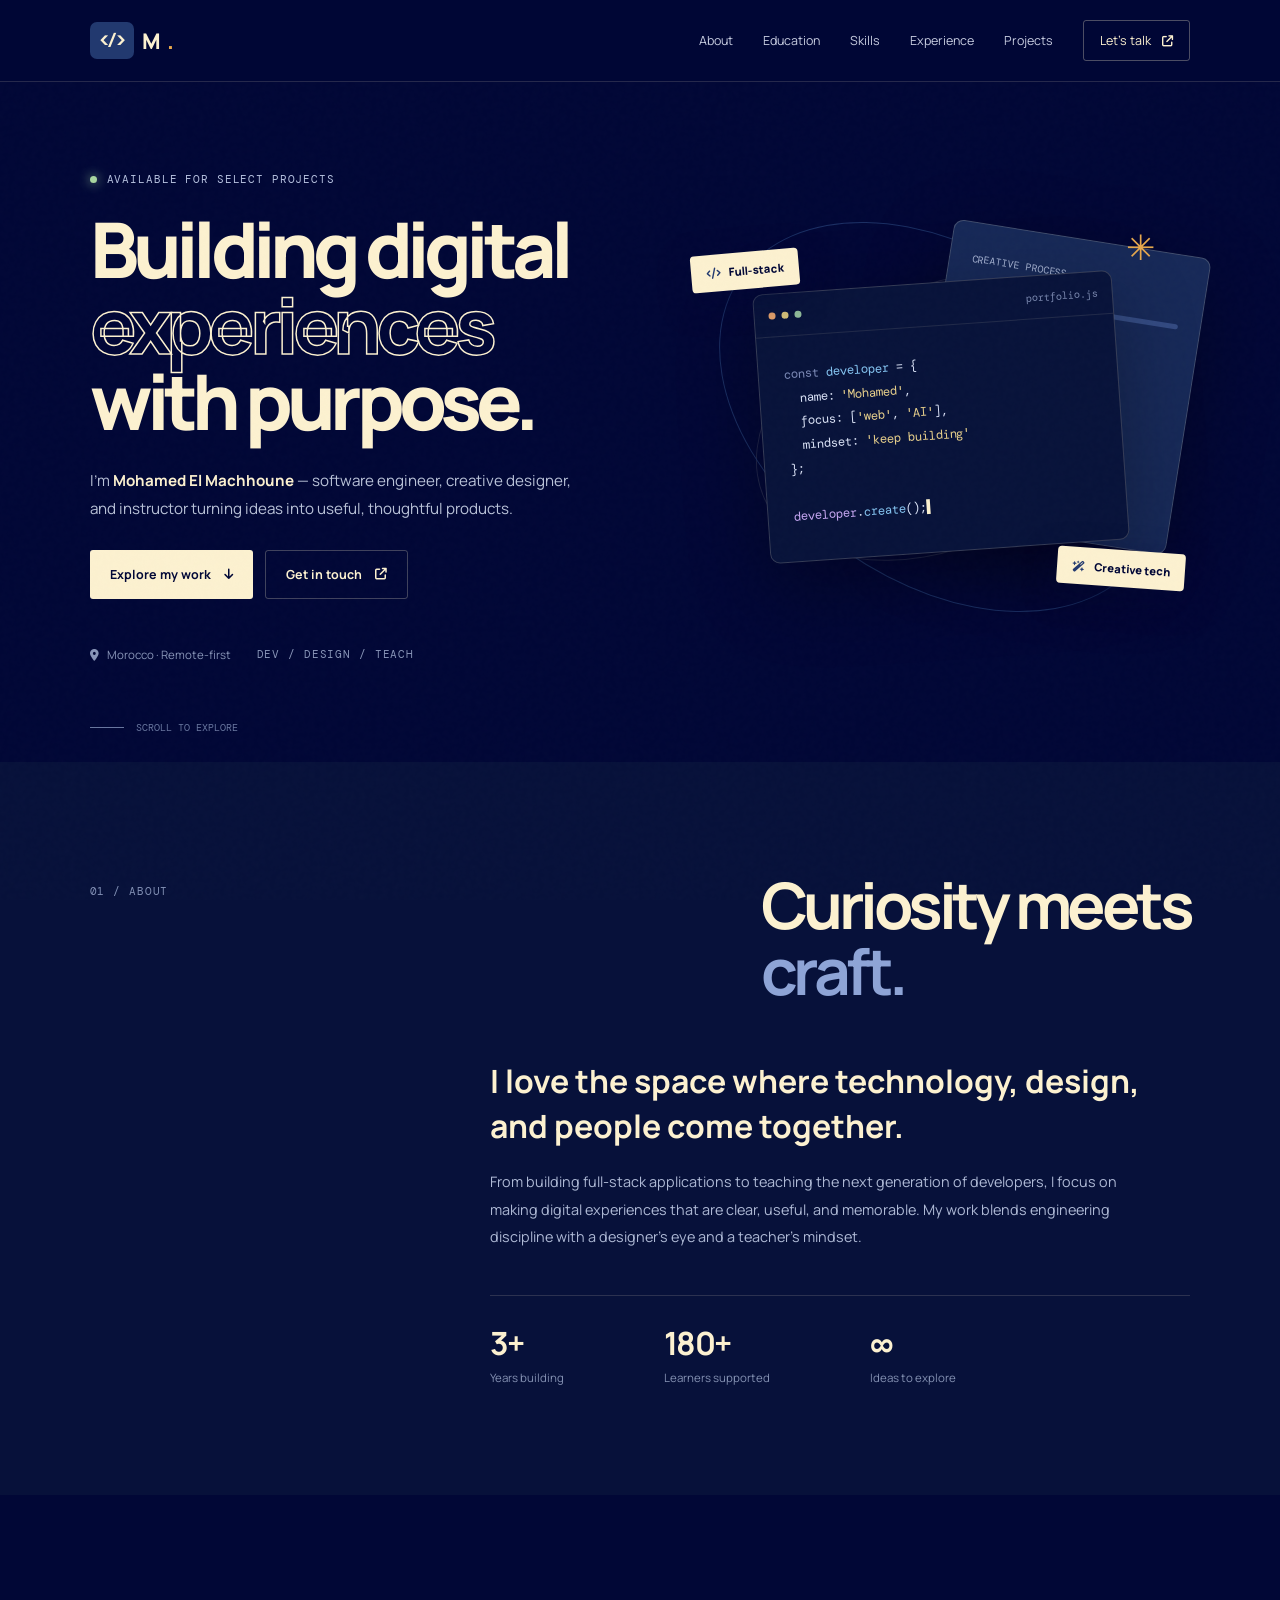
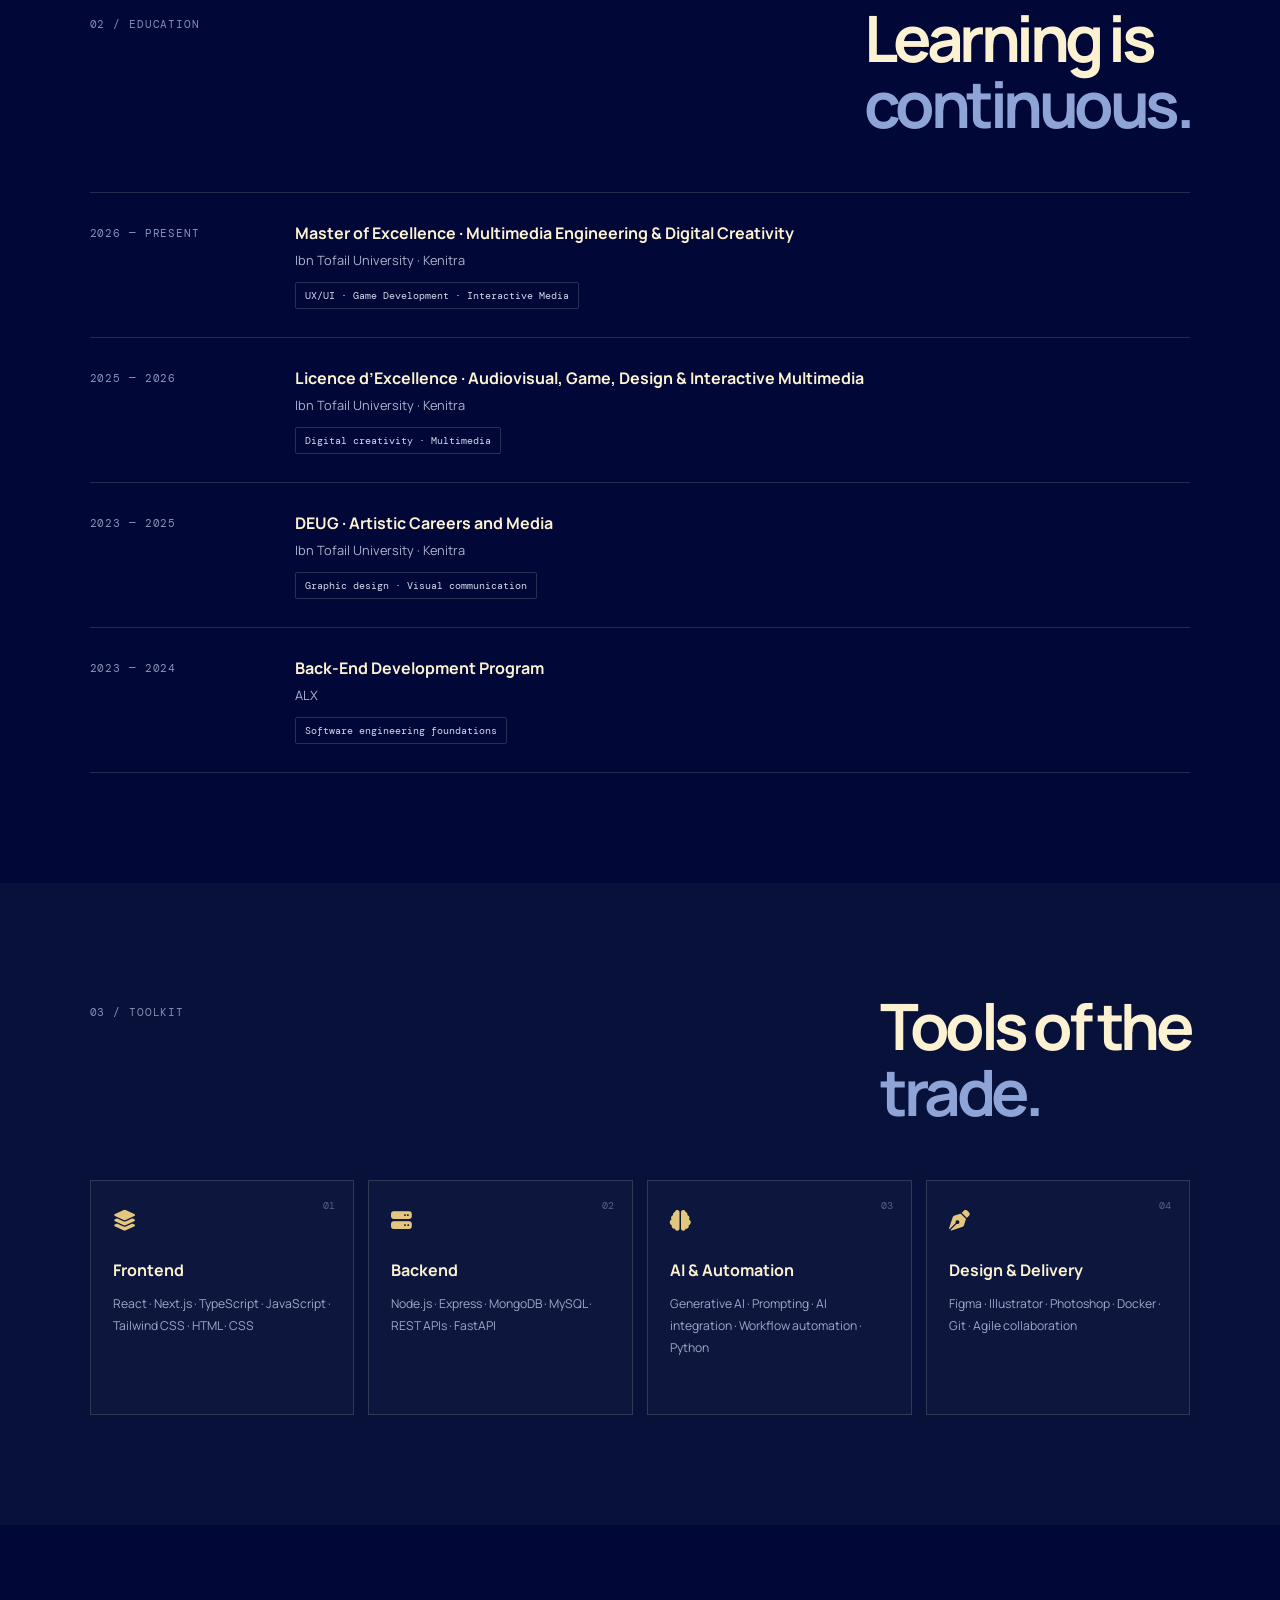
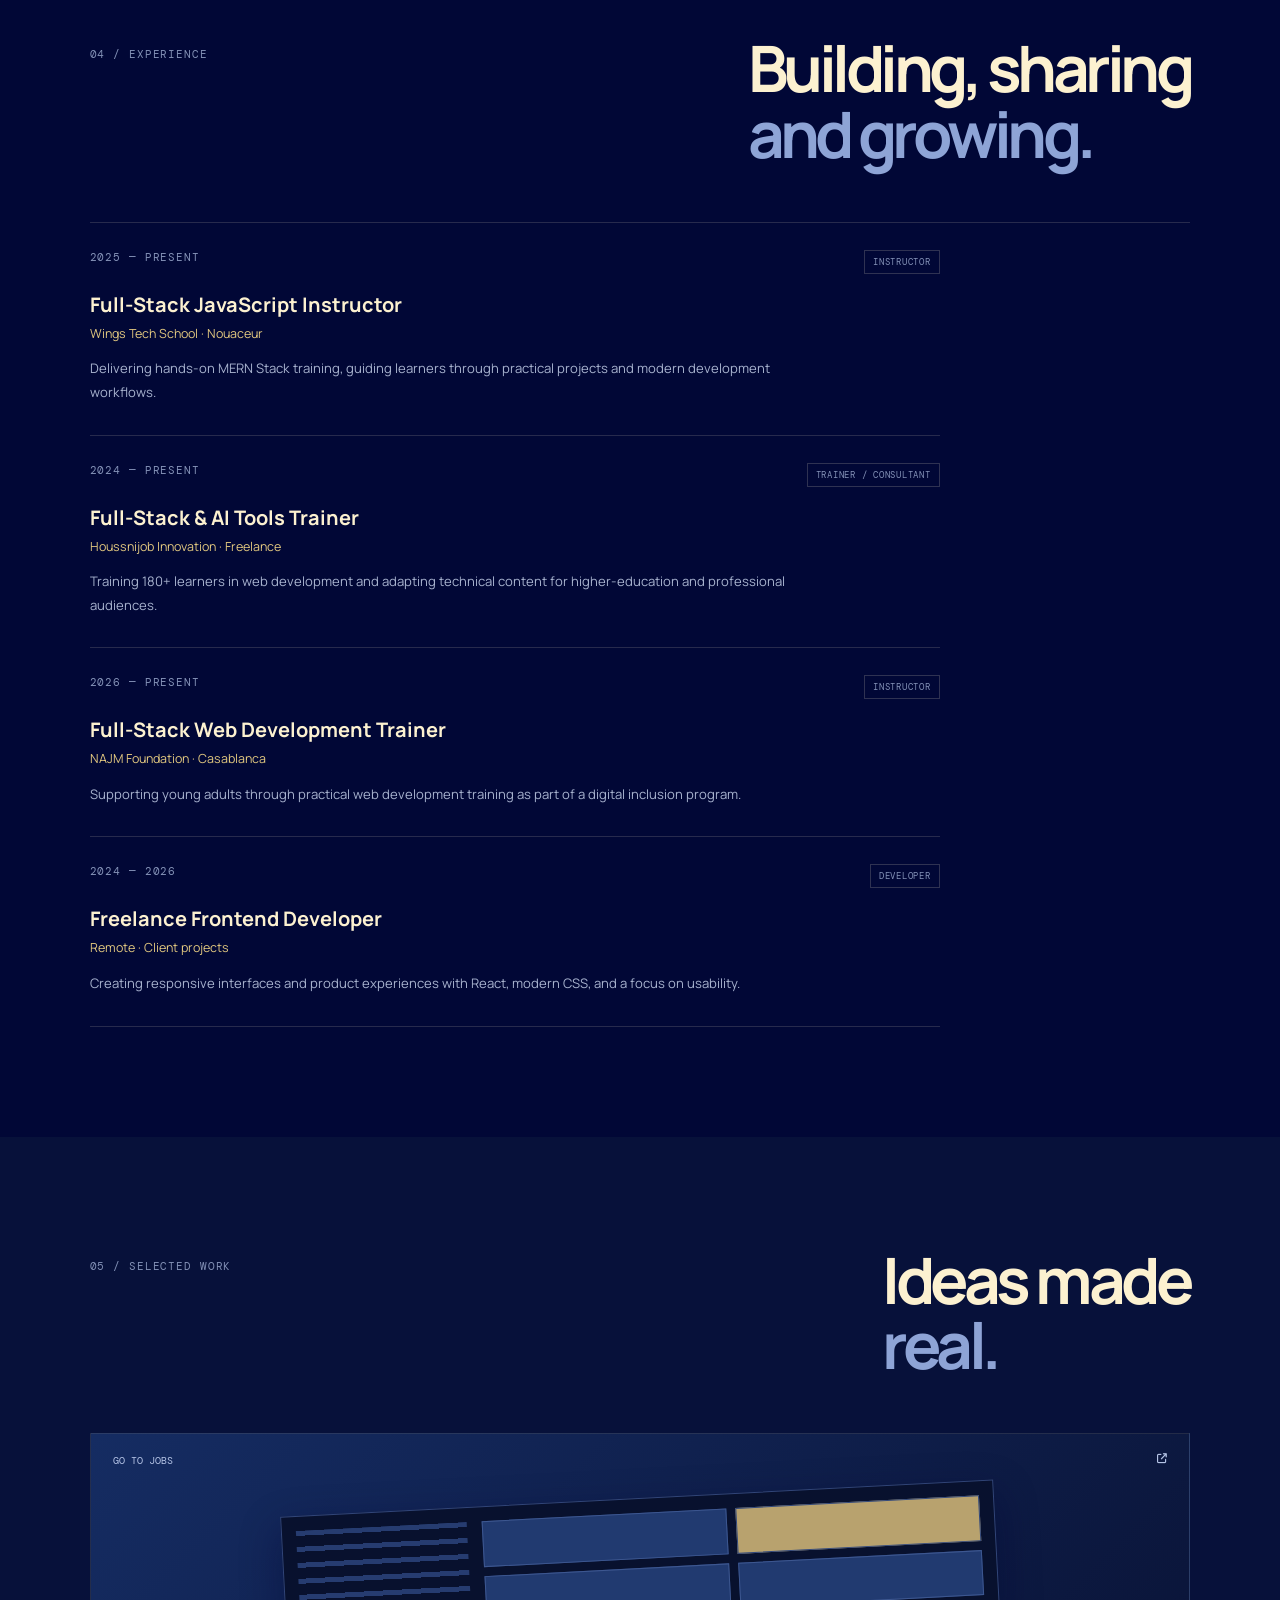
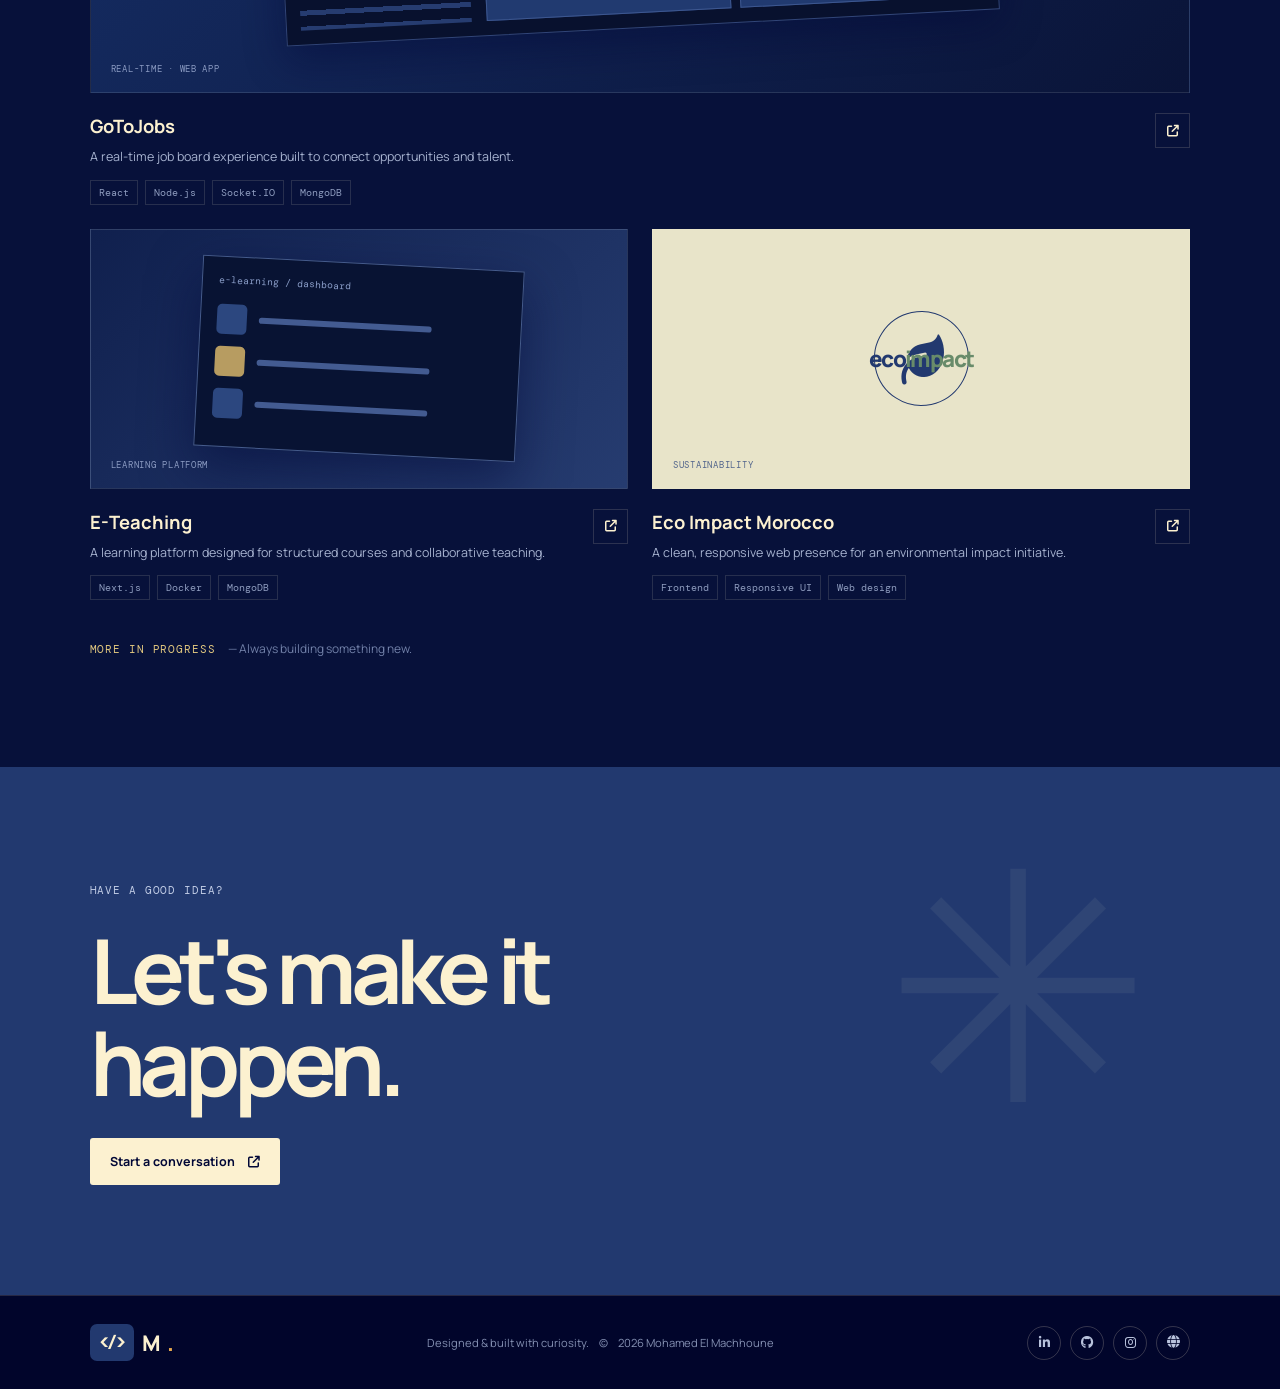
<file: portfolio chatgpt/index.html>
<!doctype html>
<html lang="en">
  <head>
    <meta charset="UTF-8" />
    <meta name="viewport" content="width=device-width, initial-scale=1.0" />
    <meta
      name="description"
      content="Mohamed El Machhoune — Software Engineer, Designer and Instructor."
    />
    <title>Mohamed EL MACHHOUNE | MERN stack Developer</title>
    <link rel="preconnect" href="https://fonts.googleapis.com" />
    <link
      href="https://fonts.googleapis.com/css2?family=DM+Mono:wght@400;500&family=Manrope:wght@400;500;600;700;800&display=swap"
      rel="stylesheet"
    />
    <link
      rel="stylesheet"
      href="https://cdnjs.cloudflare.com/ajax/libs/font-awesome/6.5.2/css/all.min.css"
    />
    <link rel="stylesheet" href="style.css" />
  </head>
  <body>
    <div class="page-noise"></div>
    <header class="navbar">
      <a class="brand" href="#home"
        ><span class="brand-mark">&lt;/&gt;</span> M<span class="brand-dot"
          >.</span
        ></a
      >
      <button
        class="menu-toggle"
        aria-label="Toggle navigation"
        aria-expanded="false"
      >
        <i class="fa-solid fa-bars"></i>
      </button>
      <nav class="nav-links">
        <a href="#about">About</a><a href="#education">Education</a
        ><a href="#skills">Skills</a> <a href="#experience">Experience</a
        ><a href="#projects">Projects</a>
        <a class="nav-contact" href="mailto:hello@elmachhoune.me"
          >Let's talk <i class="fa-solid fa-arrow-up-right-from-square"></i
        ></a>
      </nav>
    </header>

    <main>
      <section class="hero section" id="home">
        <div class="hero-grid">
          <div class="hero-copy">
            <p class="eyebrow">
              <span class="status-dot"></span> AVAILABLE FOR SELECT PROJECTS
            </p>
            <h1>
              Building digital<br /><span class="outline-text">experiences</span
              ><br />with purpose.
            </h1>
            <p class="hero-intro">
              I'm <strong>Mohamed El Machhoune</strong> — software engineer,
              creative designer, and instructor turning ideas into useful,
              thoughtful products.
            </p>
            <div class="hero-actions">
              <a class="button button-primary" href="#projects"
                >Explore my work <i class="fa-solid fa-arrow-down"></i
              ></a>
              <a class="button button-ghost" href="mailto:hello@elmachhoune.me"
                >Get in touch
                <i class="fa-solid fa-arrow-up-right-from-square"></i
              ></a>
            </div>
            <div class="hero-meta">
              <span
                ><i class="fa-solid fa-location-dot"></i> Morocco ·
                Remote-first</span
              ><span class="mono">DEV / DESIGN / TEACH</span>
            </div>
          </div>
          <div
            class="hero-visual"
            aria-label="Decorative developer illustration"
          >
            <div class="orbit orbit-one"></div>
            <div class="orbit orbit-two"></div>
            <div class="hero-card card-back">
              <span class="card-label">CREATIVE PROCESS</span>
              <div class="mini-lines"><i></i><i></i><i></i></div>
              <span class="card-code"
                >01 — THINK<br />02 — BUILD<br />03 — SHIP</span
              >
            </div>
            <div class="hero-card code-card">
              <div class="window-bar">
                <b></b><b></b><b></b><span>portfolio.js</span>
              </div>
              <div class="code-content">
                <span class="code-muted">const</span>
                <span class="code-blue">developer</span> = {<br />
                &nbsp;&nbsp;name:
                <span class="code-yellow">'Mohamed'</span>,<br />
                &nbsp;&nbsp;focus: [<span class="code-yellow">'web'</span>,
                <span class="code-yellow">'AI'</span>],<br />
                &nbsp;&nbsp;mindset:
                <span class="code-yellow">'keep building'</span><br />
                };<br /><br /><span class="code-purple">developer</span>.<span
                  class="code-blue"
                  >create</span
                >();<span class="cursor">▍</span>
              </div>
            </div>
            <div class="floating-tag tag-top">
              <i class="fa-solid fa-code"></i> Full-stack
            </div>
            <div class="floating-tag tag-bottom">
              <i class="fa-solid fa-wand-magic-sparkles"></i> Creative tech
            </div>
            <div class="hero-spark">✳</div>
          </div>
        </div>
        <div class="scroll-note"><span></span> SCROLL TO EXPLORE</div>
      </section>

      <section class="section about-section" id="about">
        <div class="section-heading">
          <span class="section-index">01 / ABOUT</span>
          <h2>Curiosity meets<br /><span>craft.</span></h2>
        </div>
        <div class="about-content">
          <p class="about-lead">
            I love the space where technology, design, and people come together.
          </p>
          <p>
            From building full-stack applications to teaching the next
            generation of developers, I focus on making digital experiences that
            are clear, useful, and memorable. My work blends engineering
            discipline with a designer's eye and a teacher's mindset.
          </p>
          <div class="about-stats">
            <div><strong>3+</strong><span>Years building</span></div>
            <div><strong>180+</strong><span>Learners supported</span></div>
            <div><strong>∞</strong><span>Ideas to explore</span></div>
          </div>
        </div>
      </section>

      <section class="section education-section" id="education">
        <div class="section-heading">
          <span class="section-index">02 / EDUCATION</span>
          <h2>Learning is<br /><span>continuous.</span></h2>
        </div>
        <div class="timeline">
          <article class="timeline-item">
            <span class="timeline-date">2026 — PRESENT</span>
            <div>
              <h3>
                Master of Excellence · Multimedia Engineering & Digital
                Creativity
              </h3>
              <p>Ibn Tofail University · Kenitra</p>
              <span class="tag-list"
                >UX/UI · Game Development · Interactive Media</span
              >
            </div>
          </article>
          <article class="timeline-item">
            <span class="timeline-date">2025 — 2026</span>
            <div>
              <h3>
                Licence d’Excellence · Audiovisual, Game, Design & Interactive
                Multimedia
              </h3>
              <p>Ibn Tofail University · Kenitra</p>
              <span class="tag-list">Digital creativity · Multimedia</span>
            </div>
          </article>
          <article class="timeline-item">
            <span class="timeline-date">2023 — 2025</span>
            <div>
              <h3>DEUG · Artistic Careers and Media</h3>
              <p>Ibn Tofail University · Kenitra</p>
              <span class="tag-list"
                >Graphic design · Visual communication</span
              >
            </div>
          </article>
          <article class="timeline-item">
            <span class="timeline-date">2023 — 2024</span>
            <div>
              <h3>Back-End Development Program</h3>
              <p>ALX</p>
              <span class="tag-list">Software engineering foundations</span>
            </div>
          </article>
        </div>
      </section>

      <section class="section skills-section" id="skills">
        <div class="section-heading">
          <span class="section-index">03 / TOOLKIT</span>
          <h2>Tools of the<br /><span>trade.</span></h2>
        </div>
        <div class="skills-grid">
          <article class="skill-card">
            <div class="skill-icon">
              <i class="fa-solid fa-layer-group"></i>
            </div>
            <h3>Frontend</h3>
            <p>
              React · Next.js · TypeScript · JavaScript · Tailwind CSS · HTML ·
              CSS
            </p>
            <span class="skill-number">01</span>
          </article>
          <article class="skill-card">
            <div class="skill-icon"><i class="fa-solid fa-server"></i></div>
            <h3>Backend</h3>
            <p>Node.js · Express · MongoDB · MySQL · REST APIs · FastAPI</p>
            <span class="skill-number">02</span>
          </article>
          <article class="skill-card">
            <div class="skill-icon"><i class="fa-solid fa-brain"></i></div>
            <h3>AI & Automation</h3>
            <p>
              Generative AI · Prompting · AI integration · Workflow automation ·
              Python
            </p>
            <span class="skill-number">03</span>
          </article>
          <article class="skill-card">
            <div class="skill-icon"><i class="fa-solid fa-pen-nib"></i></div>
            <h3>Design & Delivery</h3>
            <p>
              Figma · Illustrator · Photoshop · Docker · Git · Agile
              collaboration
            </p>
            <span class="skill-number">04</span>
          </article>
        </div>
      </section>

      <section class="section experience-section" id="experience">
        <div class="section-heading">
          <span class="section-index">04 / EXPERIENCE</span>
          <h2>Building, sharing<br /><span>and growing.</span></h2>
        </div>
        <div class="experience-list">
          <article class="experience-item">
            <div class="experience-top">
              <span class="experience-date">2025 — PRESENT</span
              ><span class="experience-type">INSTRUCTOR</span>
            </div>
            <h3>Full-Stack JavaScript Instructor</h3>
            <p class="experience-org">Wings Tech School · Nouaceur</p>
            <p>
              Delivering hands-on MERN Stack training, guiding learners through
              practical projects and modern development workflows.
            </p>
          </article>
          <article class="experience-item">
            <div class="experience-top">
              <span class="experience-date">2024 — PRESENT</span
              ><span class="experience-type">TRAINER / CONSULTANT</span>
            </div>
            <h3>Full-Stack & AI Tools Trainer</h3>
            <p class="experience-org">Houssnijob Innovation · Freelance</p>
            <p>
              Training 180+ learners in web development and adapting technical
              content for higher-education and professional audiences.
            </p>
          </article>
          <article class="experience-item">
            <div class="experience-top">
              <span class="experience-date">2026 — PRESENT</span
              ><span class="experience-type">INSTRUCTOR</span>
            </div>
            <h3>Full-Stack Web Development Trainer</h3>
            <p class="experience-org">NAJM Foundation · Casablanca</p>
            <p>
              Supporting young adults through practical web development training
              as part of a digital inclusion program.
            </p>
          </article>
          <article class="experience-item">
            <div class="experience-top">
              <span class="experience-date">2024 — 2026</span
              ><span class="experience-type">DEVELOPER</span>
            </div>
            <h3>Freelance Frontend Developer</h3>
            <p class="experience-org">Remote · Client projects</p>
            <p>
              Creating responsive interfaces and product experiences with React,
              modern CSS, and a focus on usability.
            </p>
          </article>
        </div>
      </section>

      <section class="section projects-section" id="projects">
        <div class="section-heading">
          <span class="section-index">05 / SELECTED WORK</span>
          <h2>Ideas made<br /><span>real.</span></h2>
        </div>
        <div class="projects-grid">
          <article class="project-card project-featured">
            <div class="project-art art-dashboard">
              <div class="dash-top">
                <span>GO TO JOBS</span
                ><i class="fa-solid fa-arrow-up-right-from-square"></i>
              </div>
              <div class="dash-content">
                <div class="dash-sidebar"></div>
                <div class="dash-main"><i></i><i></i><i></i><i></i></div>
              </div>
              <span class="art-label">REAL-TIME · WEB APP</span>
            </div>
            <div class="project-info">
              <div>
                <h3>GoToJobs</h3>
                <p>
                  A real-time job board experience built to connect
                  opportunities and talent.
                </p>
              </div>
              <span class="project-arrow"
                ><i class="fa-solid fa-arrow-up-right-from-square"></i
              ></span>
            </div>
            <div class="project-tags">
              <span>React</span><span>Node.js</span><span>Socket.IO</span
              ><span>MongoDB</span>
            </div>
          </article>
          <article class="project-card">
            <div class="project-art art-learning">
              <div class="learning-window">
                <span class="window-title">e-learning / dashboard</span>
                <div class="learning-row"><b></b><i></i></div>
                <div class="learning-row"><b></b><i></i></div>
                <div class="learning-row"><b></b><i></i></div>
              </div>
              <span class="art-label">LEARNING PLATFORM</span>
            </div>
            <div class="project-info">
              <div>
                <h3>E-Teaching</h3>
                <p>
                  A learning platform designed for structured courses and
                  collaborative teaching.
                </p>
              </div>
              <span class="project-arrow"
                ><i class="fa-solid fa-arrow-up-right-from-square"></i
              ></span>
            </div>
            <div class="project-tags">
              <span>Next.js</span><span>Docker</span><span>MongoDB</span>
            </div>
          </article>
          <article class="project-card">
            <div class="project-art art-eco">
              <div class="eco-symbol"><i class="fa-solid fa-leaf"></i></div>
              <span class="eco-word">eco<span>impact</span></span
              ><span class="art-label">SUSTAINABILITY</span>
            </div>
            <div class="project-info">
              <div>
                <h3>Eco Impact Morocco</h3>
                <p>
                  A clean, responsive web presence for an environmental impact
                  initiative.
                </p>
              </div>
              <span class="project-arrow"
                ><i class="fa-solid fa-arrow-up-right-from-square"></i
              ></span>
            </div>
            <div class="project-tags">
              <span>Frontend</span><span>Responsive UI</span
              ><span>Web design</span>
            </div>
          </article>
        </div>
        <p class="projects-note">
          <span class="mono">MORE IN PROGRESS</span> — Always building something
          new.
        </p>
      </section>

      <section class="contact-section section">
        <div class="contact-inner">
          <span class="section-index">HAVE A GOOD IDEA?</span>
          <h2>Let's make it<br /><span>happen.</span></h2>
          <a class="button button-primary" href="mailto:hello@elmachhoune.me"
            >Start a conversation
            <i class="fa-solid fa-arrow-up-right-from-square"></i
          ></a>
        </div>
        <div class="contact-decoration">✳</div>
      </section>
    </main>

    <footer class="footer">
      <a class="brand" href="#home"
        ><span class="brand-mark">&lt;/&gt;</span> M<span class="brand-dot"
          >.</span
        ></a
      >
      <p>
        Designed & built with curiosity.
        <span>© <span id="year"></span> Mohamed El Machhoune</span>
      </p>
      <div class="social-links" aria-label="Social media links">
        <a href="https://www.linkedin.com/" aria-label="LinkedIn"
          ><i class="fa-brands fa-linkedin-in"></i
        ></a>
        <a href="https://github.com/ELMACHHOUNE" aria-label="GitHub"
          ><i class="fa-brands fa-github"></i
        ></a>
        <a href="https://www.instagram.com/" aria-label="Instagram"
          ><i class="fa-brands fa-instagram"></i
        ></a>
        <a href="https://elmachhoune.me" aria-label="Portfolio"
          ><i class="fa-solid fa-globe"></i
        ></a>
      </div>
    </footer>
    <script src="script.js"></script>
  </body>
</html>
</file>
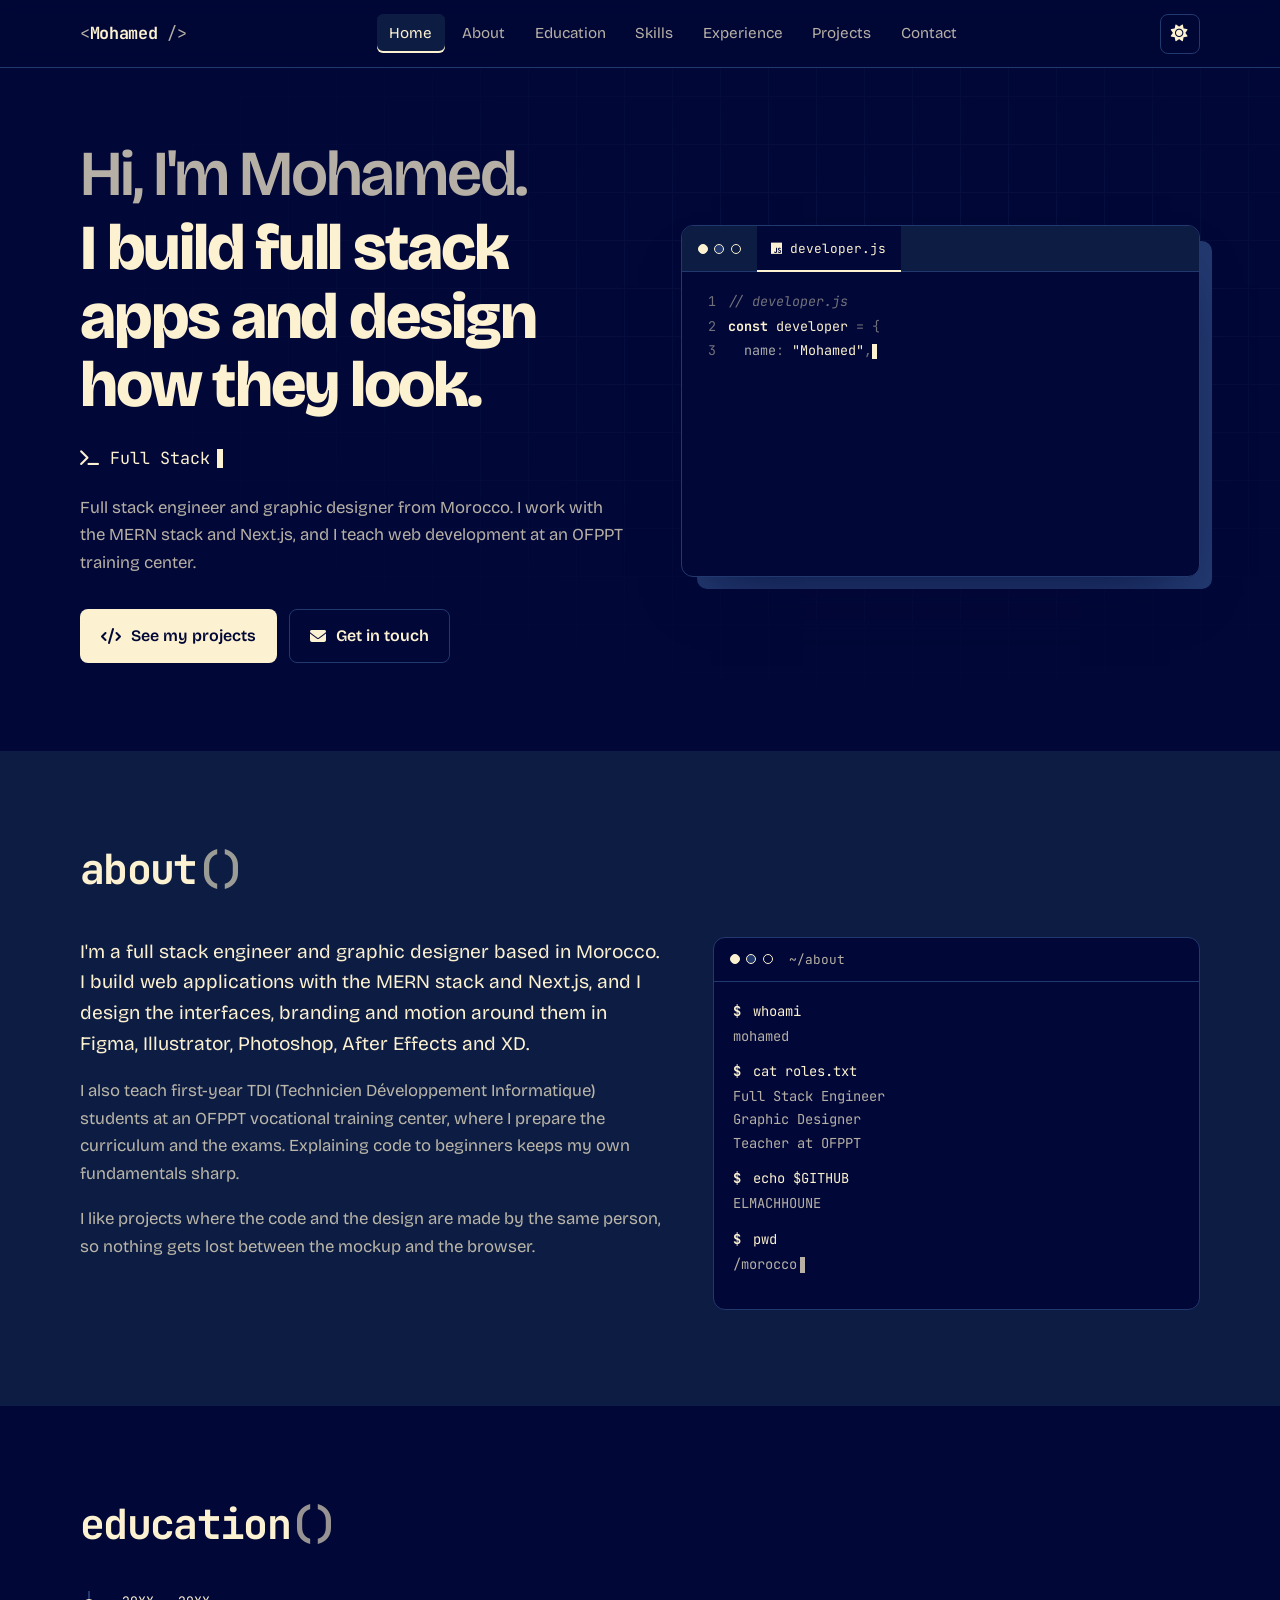
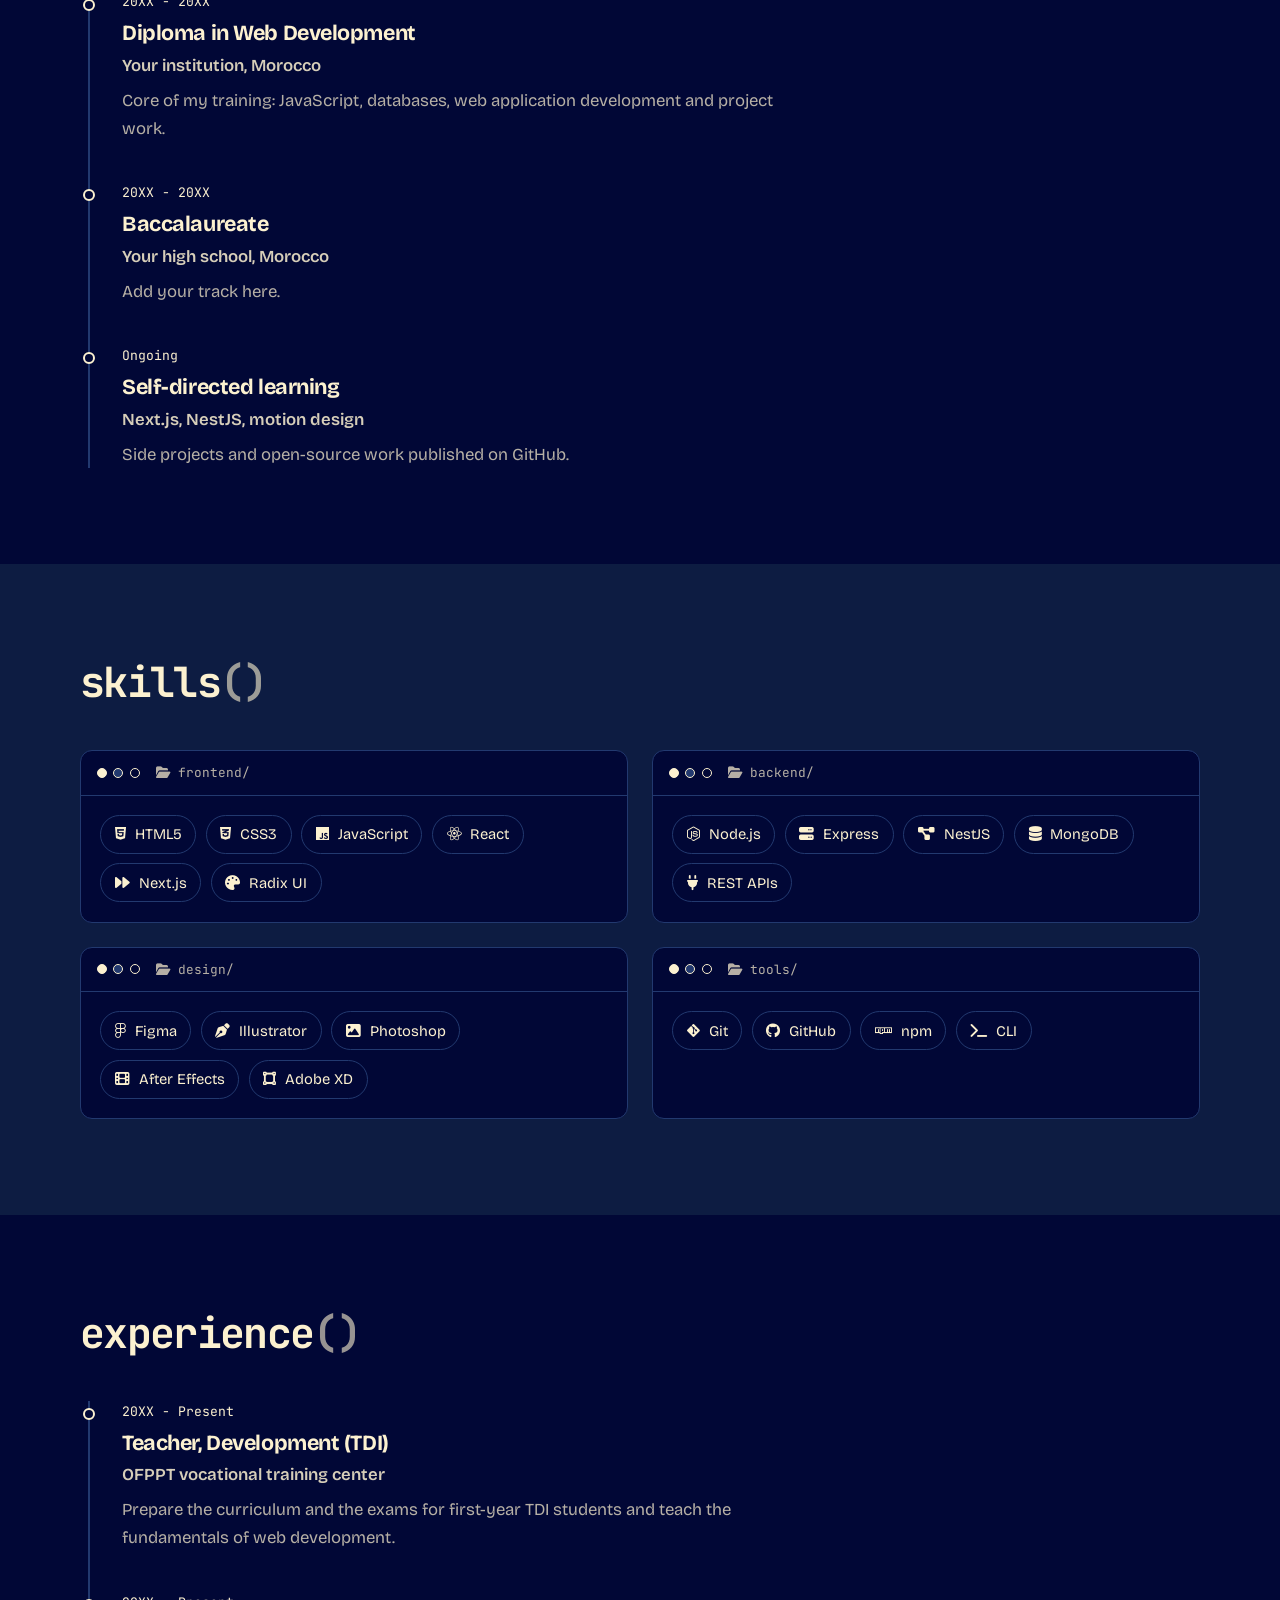
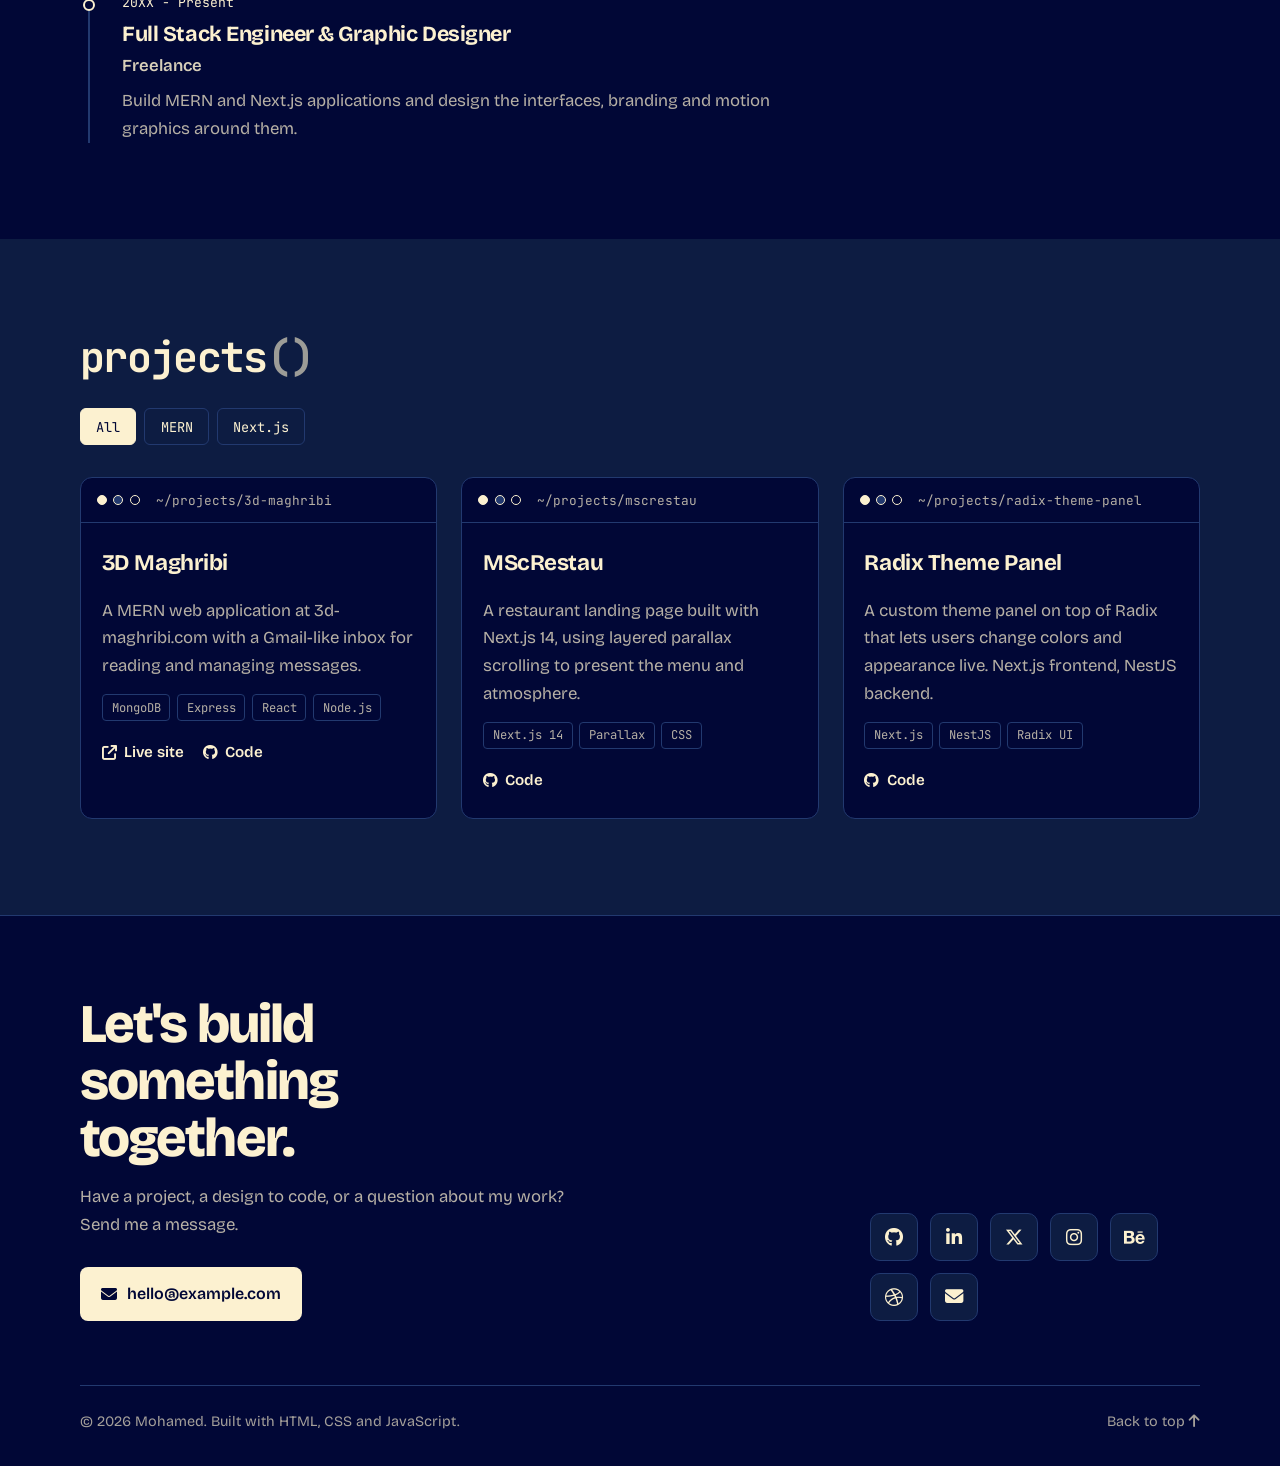
<file: portfolio claude/index.html>
<!doctype html>
<html lang="en" data-theme="dark">
  <head>
    <meta charset="UTF-8" />
    <meta name="viewport" content="width=device-width, initial-scale=1" />
    <title>Mohamed | Full Stack Engineer</title>
    <meta
      name="description"
      content="Portfolio of Mohamed, a full stack engineer and graphic designer from Morocco working with the MERN stack and Next.js."
    />

    <link rel="preconnect" href="https://fonts.googleapis.com" />
    <link rel="preconnect" href="https://fonts.gstatic.com" crossorigin />
    <link
      href="https://fonts.googleapis.com/css2?family=Bricolage+Grotesque:opsz,wght@12..96,400;12..96,600;12..96,800&family=JetBrains+Mono:wght@400;500;700&display=swap"
      rel="stylesheet"
    />
    <link
      rel="stylesheet"
      href="https://cdnjs.cloudflare.com/ajax/libs/font-awesome/6.5.2/css/all.min.css"
    />
    <link rel="stylesheet" href="style.css" />

    <!-- Apply the saved theme before the page paints (prevents a flash) -->
    <script>
      (function () {
        try {
          var t = localStorage.getItem("theme");
          if (t) document.documentElement.setAttribute("data-theme", t);
        } catch (e) {}
      })();
    </script>
  </head>
  <body>
    <div class="progress" aria-hidden="true"></div>

    <!-- ============ NAVBAR ============ -->
    <header class="nav">
      <div class="container nav__inner">
        <a class="brand" href="#home" aria-label="Mohamed, back to top">
          <span class="brand__tag">&lt;</span>Mohamed<span class="brand__tag">
            /&gt;</span
          >
        </a>

        <nav class="nav__menu" id="menu" aria-label="Main">
          <ul class="nav__links">
            <li><a href="#home">Home</a></li>
            <li><a href="#about">About</a></li>
            <li><a href="#education">Education</a></li>
            <li><a href="#skills">Skills</a></li>
            <li><a href="#experience">Experience</a></li>
            <li><a href="#projects">Projects</a></li>
            <li><a href="#contact">Contact</a></li>
          </ul>
        </nav>

        <div class="nav__actions">
          <button
            class="icon-btn"
            id="themeToggle"
            type="button"
            aria-label="Switch to light theme"
          >
            <i class="fa-solid fa-sun" aria-hidden="true"></i>
          </button>
          <button
            class="icon-btn burger"
            id="burger"
            type="button"
            aria-label="Open menu"
            aria-expanded="false"
            aria-controls="menu"
          >
            <i class="fa-solid fa-bars" aria-hidden="true"></i>
          </button>
        </div>
      </div>
    </header>

    <main>
      <!-- ============ HERO ============ -->
      <section class="hero" id="home">
        <div class="container hero__grid">
          <div class="hero__copy">
            <h1 class="hero__title">
              <span class="hero__hello">Hi, I'm Mohamed.</span>
              I build full stack apps and design how they look.
            </h1>

            <p class="hero__role" aria-hidden="true">
              <i class="fa-solid fa-terminal"></i>
              <span id="role">Full Stack Engineer</span
              ><span class="caret caret--inline"></span>
            </p>

            <p class="hero__lead">
              Full stack engineer and graphic designer from Morocco. I work with
              the MERN stack and Next.js, and I teach web development at an
              OFPPT training center.
            </p>

            <div class="hero__cta">
              <a class="btn btn--primary" href="#projects">
                <i class="fa-solid fa-code" aria-hidden="true"></i> See my
                projects
              </a>
              <a class="btn btn--ghost" href="#contact">
                <i class="fa-solid fa-envelope" aria-hidden="true"></i> Get in
                touch
              </a>
            </div>
          </div>

          <figure
            class="editor"
            aria-label="A code editor showing a summary of Mohamed's profile"
          >
            <div class="editor__bar">
              <span class="dots" aria-hidden="true"><i></i><i></i><i></i></span>
              <span class="editor__tab"
                ><i class="fa-brands fa-js" aria-hidden="true"></i>
                developer.js</span
              >
            </div>
            <pre
              class="editor__body"
              aria-hidden="true"
            ><code id="code"></code></pre>
          </figure>
        </div>
      </section>

      <!-- ============ ABOUT ============ -->
      <section class="section section--alt" id="about">
        <div class="container">
          <h2 class="title">
            <span>about</span><span class="title__paren">()</span>
          </h2>

          <div class="about">
            <div class="about__text">
              <p>
                I'm a full stack engineer and graphic designer based in Morocco.
                I build web applications with the MERN stack and Next.js, and I
                design the interfaces, branding and motion around them in Figma,
                Illustrator, Photoshop, After Effects and XD.
              </p>
              <p>
                I also teach first-year TDI (Technicien Développement
                Informatique) students at an OFPPT vocational training center,
                where I prepare the curriculum and the exams. Explaining code to
                beginners keeps my own fundamentals sharp.
              </p>
              <p>
                I like projects where the code and the design are made by the
                same person, so nothing gets lost between the mockup and the
                browser.
              </p>
            </div>

            <div
              class="window"
              role="img"
              aria-label="Terminal output: whoami, roles, github and location"
            >
              <div class="window__bar">
                <span class="dots" aria-hidden="true"
                  ><i></i><i></i><i></i
                ></span>
                <span class="window__path">~/about</span>
              </div>
              <div class="term" aria-hidden="true">
                <p><span class="term__prompt">$</span> whoami</p>
                <p class="term__out">mohamed</p>
                <p><span class="term__prompt">$</span> cat roles.txt</p>
                <p class="term__out">
                  Full Stack Engineer<br />Graphic Designer<br />Teacher at
                  OFPPT
                </p>
                <p><span class="term__prompt">$</span> echo $GITHUB</p>
                <p class="term__out">ELMACHHOUNE</p>
                <p><span class="term__prompt">$</span> pwd</p>
                <p class="term__out">
                  /morocco <span class="caret caret--inline"></span>
                </p>
              </div>
            </div>
          </div>
        </div>
      </section>

      <!-- ============ EDUCATION ============ -->
      <!-- EDIT: replace the placeholder diplomas, schools and years with your own -->
      <section class="section" id="education">
        <div class="container">
          <h2 class="title">
            <span>education</span><span class="title__paren">()</span>
          </h2>

          <ol class="timeline">
            <li class="timeline__item">
              <p class="timeline__meta">20XX - 20XX</p>
              <h3>Diploma in Web Development</h3>
              <p class="timeline__where">Your institution, Morocco</p>
              <p>
                Core of my training: JavaScript, databases, web application
                development and project work.
              </p>
            </li>
            <li class="timeline__item">
              <p class="timeline__meta">20XX - 20XX</p>
              <h3>Baccalaureate</h3>
              <p class="timeline__where">Your high school, Morocco</p>
              <p>Add your track here.</p>
            </li>
            <li class="timeline__item">
              <p class="timeline__meta">Ongoing</p>
              <h3>Self-directed learning</h3>
              <p class="timeline__where">Next.js, NestJS, motion design</p>
              <p>Side projects and open-source work published on GitHub.</p>
            </li>
          </ol>
        </div>
      </section>

      <!-- ============ SKILLS ============ -->
      <section class="section section--alt" id="skills">
        <div class="container">
          <h2 class="title">
            <span>skills</span><span class="title__paren">()</span>
          </h2>

          <div class="skills">
            <article class="window">
              <div class="window__bar">
                <span class="dots" aria-hidden="true"
                  ><i></i><i></i><i></i
                ></span>
                <span class="window__path"
                  ><i class="fa-solid fa-folder-open" aria-hidden="true"></i>
                  frontend/</span
                >
              </div>
              <ul class="chips">
                <li class="chip">
                  <i class="fa-brands fa-html5" aria-hidden="true"></i> HTML5
                </li>
                <li class="chip">
                  <i class="fa-brands fa-css3-alt" aria-hidden="true"></i> CSS3
                </li>
                <li class="chip">
                  <i class="fa-brands fa-js" aria-hidden="true"></i> JavaScript
                </li>
                <li class="chip">
                  <i class="fa-brands fa-react" aria-hidden="true"></i> React
                </li>
                <li class="chip">
                  <i class="fa-solid fa-forward" aria-hidden="true"></i> Next.js
                </li>
                <li class="chip">
                  <i class="fa-solid fa-palette" aria-hidden="true"></i> Radix
                  UI
                </li>
              </ul>
            </article>

            <article class="window">
              <div class="window__bar">
                <span class="dots" aria-hidden="true"
                  ><i></i><i></i><i></i
                ></span>
                <span class="window__path"
                  ><i class="fa-solid fa-folder-open" aria-hidden="true"></i>
                  backend/</span
                >
              </div>
              <ul class="chips">
                <li class="chip">
                  <i class="fa-brands fa-node-js" aria-hidden="true"></i>
                  Node.js
                </li>
                <li class="chip">
                  <i class="fa-solid fa-server" aria-hidden="true"></i> Express
                </li>
                <li class="chip">
                  <i class="fa-solid fa-diagram-project" aria-hidden="true"></i>
                  NestJS
                </li>
                <li class="chip">
                  <i class="fa-solid fa-database" aria-hidden="true"></i>
                  MongoDB
                </li>
                <li class="chip">
                  <i class="fa-solid fa-plug" aria-hidden="true"></i> REST APIs
                </li>
              </ul>
            </article>

            <article class="window">
              <div class="window__bar">
                <span class="dots" aria-hidden="true"
                  ><i></i><i></i><i></i
                ></span>
                <span class="window__path"
                  ><i class="fa-solid fa-folder-open" aria-hidden="true"></i>
                  design/</span
                >
              </div>
              <ul class="chips">
                <li class="chip">
                  <i class="fa-brands fa-figma" aria-hidden="true"></i> Figma
                </li>
                <li class="chip">
                  <i class="fa-solid fa-pen-nib" aria-hidden="true"></i>
                  Illustrator
                </li>
                <li class="chip">
                  <i class="fa-solid fa-image" aria-hidden="true"></i> Photoshop
                </li>
                <li class="chip">
                  <i class="fa-solid fa-film" aria-hidden="true"></i> After
                  Effects
                </li>
                <li class="chip">
                  <i class="fa-solid fa-vector-square" aria-hidden="true"></i>
                  Adobe XD
                </li>
              </ul>
            </article>

            <article class="window">
              <div class="window__bar">
                <span class="dots" aria-hidden="true"
                  ><i></i><i></i><i></i
                ></span>
                <span class="window__path"
                  ><i class="fa-solid fa-folder-open" aria-hidden="true"></i>
                  tools/</span
                >
              </div>
              <ul class="chips">
                <li class="chip">
                  <i class="fa-brands fa-git-alt" aria-hidden="true"></i> Git
                </li>
                <li class="chip">
                  <i class="fa-brands fa-github" aria-hidden="true"></i> GitHub
                </li>
                <li class="chip">
                  <i class="fa-brands fa-npm" aria-hidden="true"></i> npm
                </li>
                <li class="chip">
                  <i class="fa-solid fa-terminal" aria-hidden="true"></i> CLI
                </li>
              </ul>
            </article>
          </div>
        </div>
      </section>

      <!-- ============ EXPERIENCE ============ -->
      <!-- EDIT: adjust dates and add more roles as needed -->
      <section class="section" id="experience">
        <div class="container">
          <h2 class="title">
            <span>experience</span><span class="title__paren">()</span>
          </h2>

          <ol class="timeline">
            <li class="timeline__item">
              <p class="timeline__meta">20XX - Present</p>
              <h3>Teacher, Development (TDI)</h3>
              <p class="timeline__where">OFPPT vocational training center</p>
              <p>
                Prepare the curriculum and the exams for first-year TDI students
                and teach the fundamentals of web development.
              </p>
            </li>
            <li class="timeline__item">
              <p class="timeline__meta">20XX - Present</p>
              <h3>Full Stack Engineer &amp; Graphic Designer</h3>
              <p class="timeline__where">Freelance</p>
              <p>
                Build MERN and Next.js applications and design the interfaces,
                branding and motion graphics around them.
              </p>
            </li>
          </ol>
        </div>
      </section>

      <!-- ============ PROJECTS ============ -->
      <!-- EDIT: update repository links. Add more cards by copying one <article> -->
      <section class="section section--alt" id="projects">
        <div class="container">
          <h2 class="title">
            <span>projects</span><span class="title__paren">()</span>
          </h2>

          <div class="filters" role="group" aria-label="Filter projects">
            <button
              class="filter is-active"
              type="button"
              data-filter="all"
              aria-pressed="true"
            >
              All
            </button>
            <button
              class="filter"
              type="button"
              data-filter="mern"
              aria-pressed="false"
            >
              MERN
            </button>
            <button
              class="filter"
              type="button"
              data-filter="next"
              aria-pressed="false"
            >
              Next.js
            </button>
          </div>

          <div class="projects">
            <article class="window project" data-tags="mern">
              <div class="window__bar">
                <span class="dots" aria-hidden="true"
                  ><i></i><i></i><i></i
                ></span>
                <span class="window__path">~/projects/3d-maghribi</span>
              </div>
              <div class="project__body">
                <h3>3D Maghribi</h3>
                <p>
                  A MERN web application at 3d-maghribi.com with a Gmail-like
                  inbox for reading and managing messages.
                </p>
                <ul class="tags">
                  <li>MongoDB</li>
                  <li>Express</li>
                  <li>React</li>
                  <li>Node.js</li>
                </ul>
                <div class="project__links">
                  <a
                    href="https://3d-maghribi.com"
                    target="_blank"
                    rel="noopener noreferrer"
                    ><i
                      class="fa-solid fa-arrow-up-right-from-square"
                      aria-hidden="true"
                    ></i>
                    Live site</a
                  >
                  <a
                    href="https://github.com/ELMACHHOUNE"
                    target="_blank"
                    rel="noopener noreferrer"
                    ><i class="fa-brands fa-github" aria-hidden="true"></i>
                    Code</a
                  >
                </div>
              </div>
            </article>

            <article class="window project" data-tags="next">
              <div class="window__bar">
                <span class="dots" aria-hidden="true"
                  ><i></i><i></i><i></i
                ></span>
                <span class="window__path">~/projects/mscrestau</span>
              </div>
              <div class="project__body">
                <h3>MScRestau</h3>
                <p>
                  A restaurant landing page built with Next.js 14, using layered
                  parallax scrolling to present the menu and atmosphere.
                </p>
                <ul class="tags">
                  <li>Next.js 14</li>
                  <li>Parallax</li>
                  <li>CSS</li>
                </ul>
                <div class="project__links">
                  <a
                    href="https://github.com/ELMACHHOUNE"
                    target="_blank"
                    rel="noopener noreferrer"
                    ><i class="fa-brands fa-github" aria-hidden="true"></i>
                    Code</a
                  >
                </div>
              </div>
            </article>

            <article class="window project" data-tags="next">
              <div class="window__bar">
                <span class="dots" aria-hidden="true"
                  ><i></i><i></i><i></i
                ></span>
                <span class="window__path">~/projects/radix-theme-panel</span>
              </div>
              <div class="project__body">
                <h3>Radix Theme Panel</h3>
                <p>
                  A custom theme panel on top of Radix that lets users change
                  colors and appearance live. Next.js frontend, NestJS backend.
                </p>
                <ul class="tags">
                  <li>Next.js</li>
                  <li>NestJS</li>
                  <li>Radix UI</li>
                </ul>
                <div class="project__links">
                  <a
                    href="https://github.com/ELMACHHOUNE"
                    target="_blank"
                    rel="noopener noreferrer"
                    ><i class="fa-brands fa-github" aria-hidden="true"></i>
                    Code</a
                  >
                </div>
              </div>
            </article>
          </div>
        </div>
      </section>
    </main>

    <!-- ============ FOOTER ============ -->
    <!-- EDIT: replace the email and the social links with your own -->
    <footer class="footer" id="contact">
      <div class="container">
        <div class="footer__top">
          <div>
            <h2 class="footer__title">Let's build something together.</h2>
            <p class="footer__lead">
              Have a project, a design to code, or a question about my work?
              Send me a message.
            </p>
            <a class="btn btn--primary" href="mailto:hello@example.com">
              <i class="fa-solid fa-envelope" aria-hidden="true"></i>
              hello@example.com
            </a>
          </div>

          <ul class="social" aria-label="Social media">
            <li>
              <a
                href="https://github.com/ELMACHHOUNE"
                target="_blank"
                rel="noopener noreferrer"
                aria-label="GitHub"
                ><i class="fa-brands fa-github"></i
              ></a>
            </li>
            <li>
              <a
                href="https://www.linkedin.com/in/your-username"
                target="_blank"
                rel="noopener noreferrer"
                aria-label="LinkedIn"
                ><i class="fa-brands fa-linkedin-in"></i
              ></a>
            </li>
            <li>
              <a
                href="https://x.com/your-username"
                target="_blank"
                rel="noopener noreferrer"
                aria-label="X (Twitter)"
                ><i class="fa-brands fa-x-twitter"></i
              ></a>
            </li>
            <li>
              <a
                href="https://www.instagram.com/your-username"
                target="_blank"
                rel="noopener noreferrer"
                aria-label="Instagram"
                ><i class="fa-brands fa-instagram"></i
              ></a>
            </li>
            <li>
              <a
                href="https://www.behance.net/your-username"
                target="_blank"
                rel="noopener noreferrer"
                aria-label="Behance"
                ><i class="fa-brands fa-behance"></i
              ></a>
            </li>
            <li>
              <a
                href="https://dribbble.com/your-username"
                target="_blank"
                rel="noopener noreferrer"
                aria-label="Dribbble"
                ><i class="fa-brands fa-dribbble"></i
              ></a>
            </li>
            <li>
              <a href="mailto:hello@example.com" aria-label="Email"
                ><i class="fa-solid fa-envelope"></i
              ></a>
            </li>
          </ul>
        </div>

        <div class="footer__bottom">
          <p>
            &copy; <span id="year">2026</span> Mohamed. Built with HTML, CSS and
            JavaScript.
          </p>
          <a href="#home"
            >Back to top <i class="fa-solid fa-arrow-up" aria-hidden="true"></i
          ></a>
        </div>
      </div>
    </footer>

    <script src="script.js"></script>
  </body>
</html>
</file>
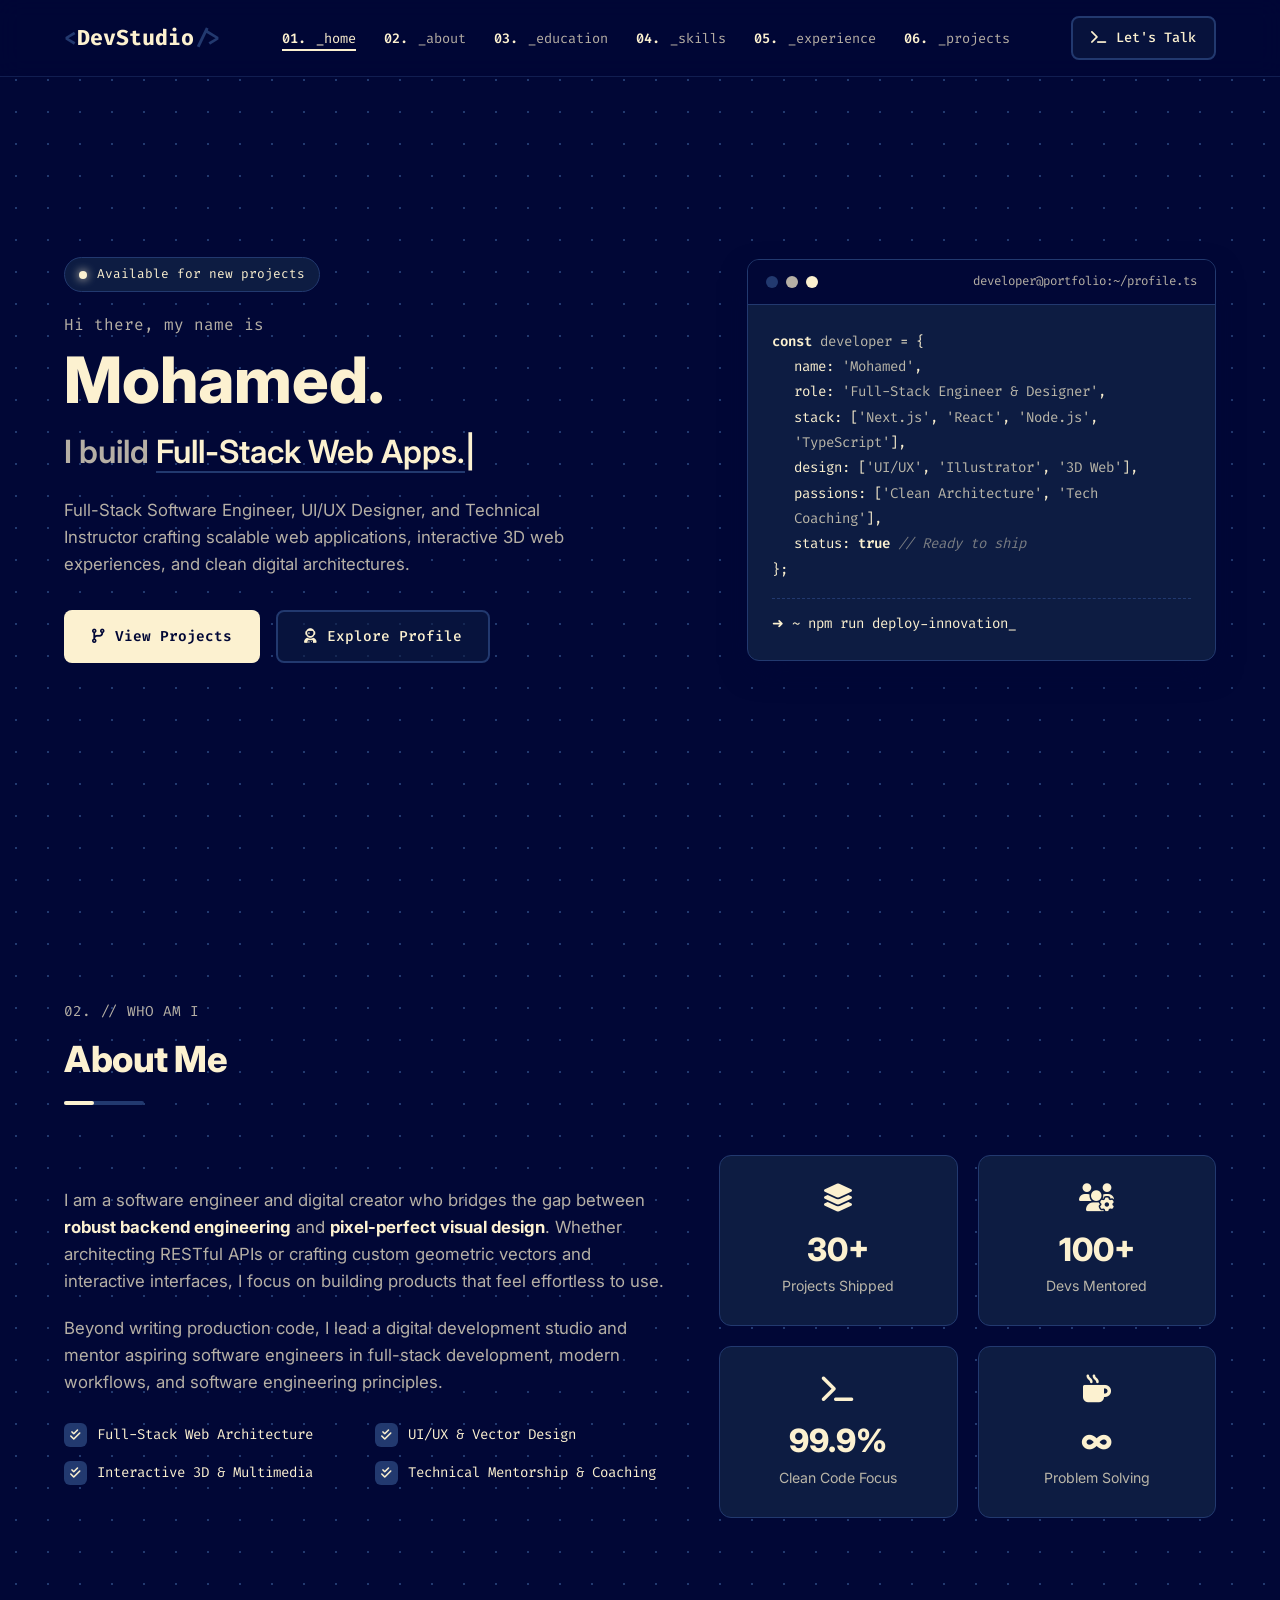
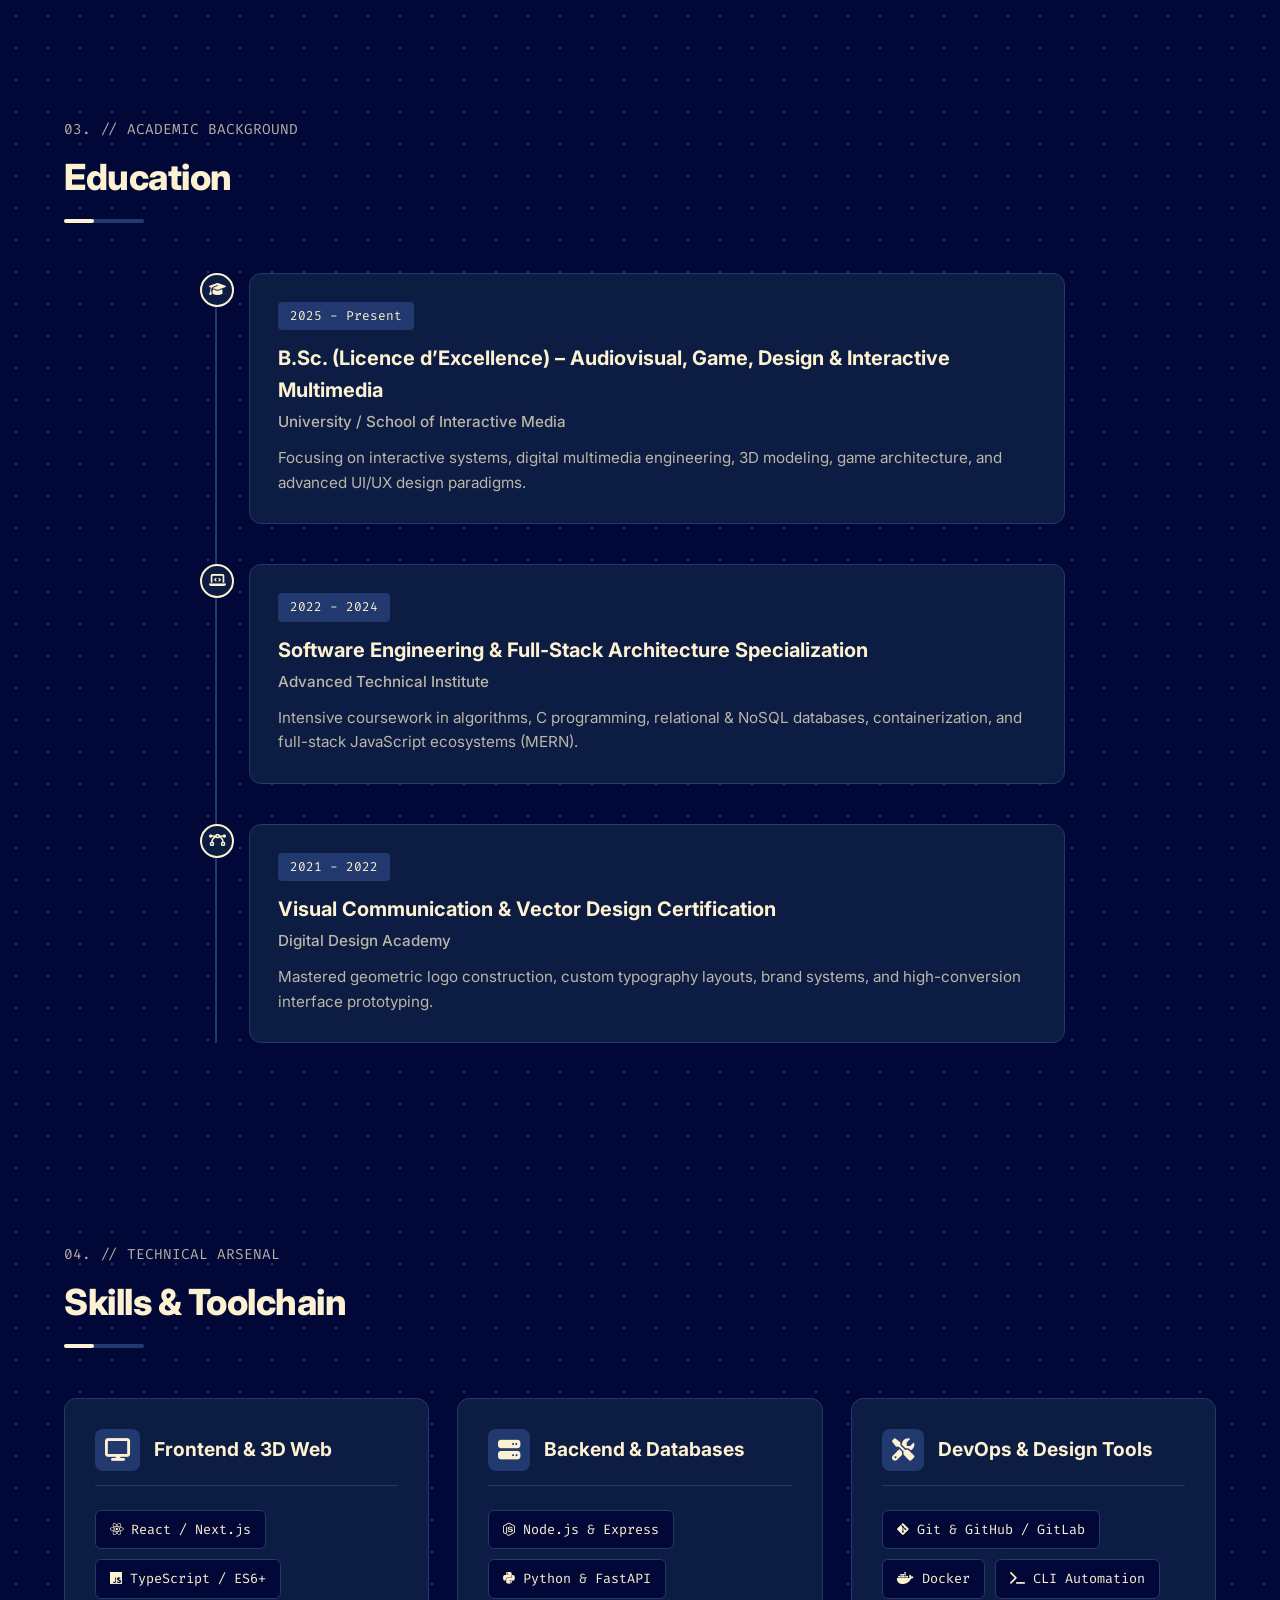
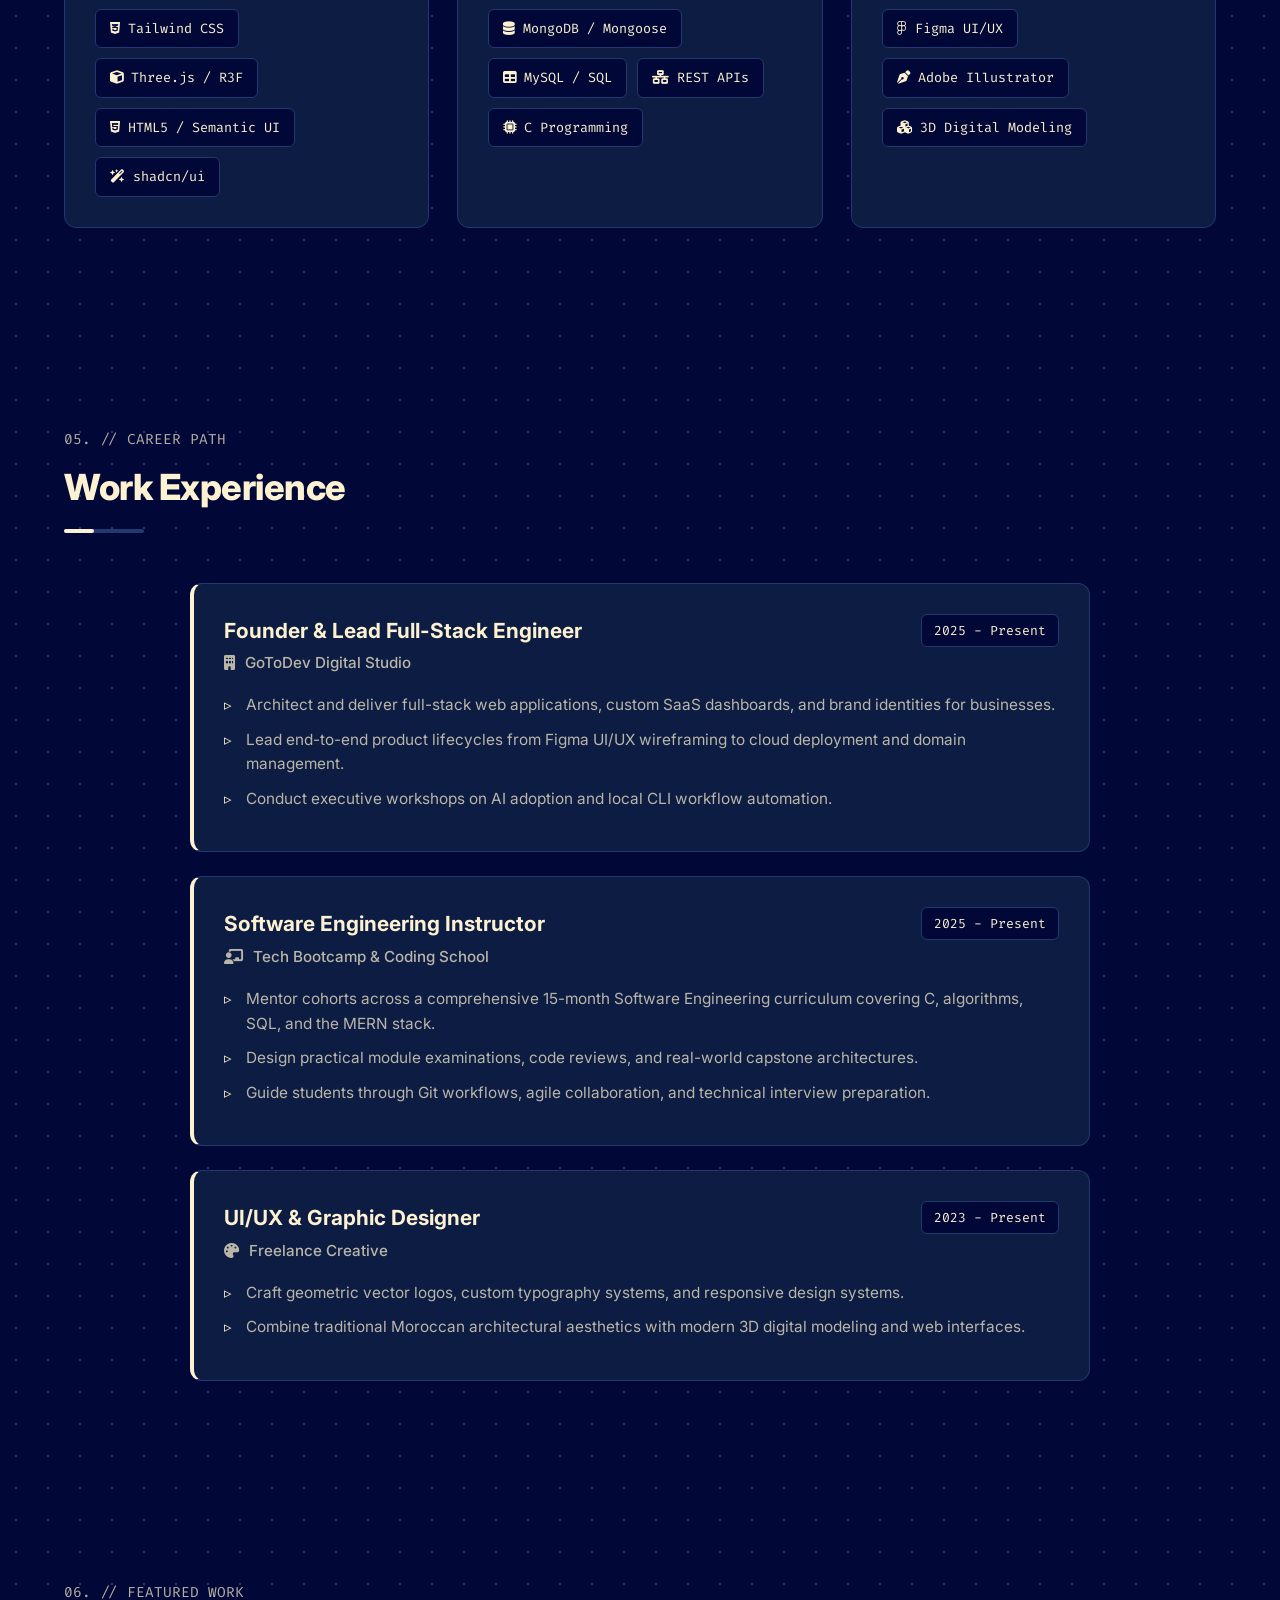
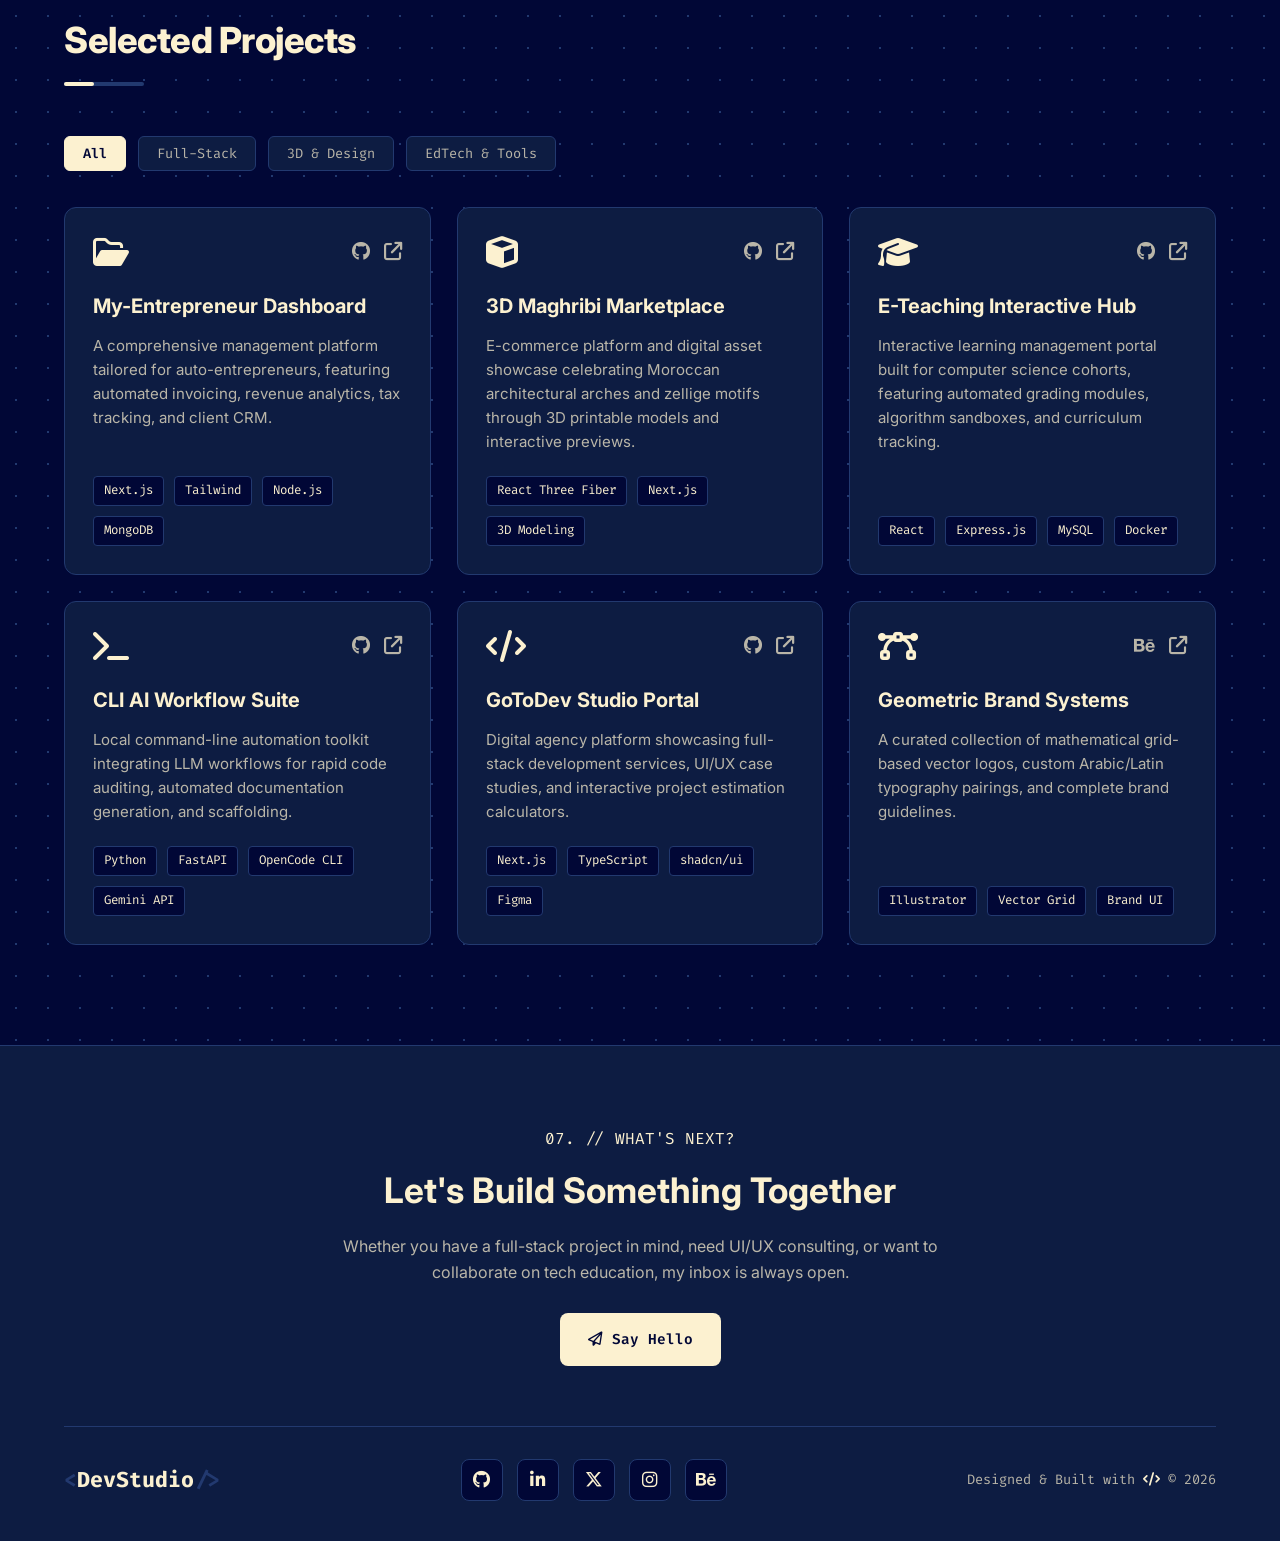
<file: portfolio gemini/index.html>
<!doctype html>
<html lang="en">
  <head>
    <meta charset="UTF-8" />
    <meta name="viewport" content="width=device-width, initial-scale=1.0" />
    <title>DevPortfolio | Full-Stack Software Engineer</title>
    <!-- Google Fonts: Inter & Fira Code -->
    <link rel="preconnect" href="https://fonts.googleapis.com" />
    <link rel="preconnect" href="https://fonts.gstatic.com" crossorigin />
    <link
      href="https://fonts.googleapis.com/css2?family=Fira+Code:wght@400;500;600&family=Inter:wght@300;400;600;700;800&display=swap"
      rel="stylesheet"
    />
    <!-- Font Awesome Icons -->
    <link
      rel="stylesheet"
      href="https://cdnjs.cloudflare.com/ajax/libs/font-awesome/6.5.1/css/all.min.css"
    />
    <!-- Custom CSS -->
    <link rel="stylesheet" href="style.css" />
  </head>
  <body>
    <!-- Navbar -->
    <header class="header" id="header">
      <nav class="navbar container">
        <a href="#hero" class="logo">
          <span class="code-bracket">&lt;</span>Dev<span class="accent"
            >Studio</span
          ><span class="code-bracket">/&gt;</span>
        </a>

        <ul class="nav-links" id="nav-links">
          <li>
            <a href="#hero" class="nav-link active"><span>01.</span> _home</a>
          </li>
          <li>
            <a href="#about" class="nav-link"><span>02.</span> _about</a>
          </li>
          <li>
            <a href="#education" class="nav-link"
              ><span>03.</span> _education</a
            >
          </li>
          <li>
            <a href="#skills" class="nav-link"><span>04.</span> _skills</a>
          </li>
          <li>
            <a href="#experience" class="nav-link"
              ><span>05.</span> _experience</a
            >
          </li>
          <li>
            <a href="#projects" class="nav-link"><span>06.</span> _projects</a>
          </li>
        </ul>

        <div class="nav-actions">
          <a href="mailto:hello@gotodev.ma" class="btn btn-outline btn-sm">
            <i class="fa-solid fa-terminal"></i> Let's Talk
          </a>
          <button class="hamburger" id="hamburger" aria-label="Toggle Menu">
            <i class="fa-solid fa-bars"></i>
          </button>
        </div>
      </nav>
    </header>

    <main>
      <!-- Hero Section -->
      <section id="hero" class="hero section">
        <div class="container hero-grid">
          <div class="hero-content reveal">
            <div class="status-badge">
              <span class="pulse-dot"></span> Available for new projects
            </div>
            <p class="hero-greeting mono">Hi there, my name is</p>
            <h1 class="hero-title">Mohamed.</h1>
            <h2 class="hero-subtitle">
              I build <span id="typewriter" class="typewriter"></span
              ><span class="cursor">|</span>
            </h2>
            <p class="hero-description">
              Full-Stack Software Engineer, UI/UX Designer, and Technical
              Instructor crafting scalable web applications, interactive 3D web
              experiences, and clean digital architectures.
            </p>
            <div class="hero-cta">
              <a href="#projects" class="btn btn-primary">
                <i class="fa-solid fa-code-branch"></i> View Projects
              </a>
              <a href="#about" class="btn btn-outline">
                <i class="fa-solid fa-user-astronaut"></i> Explore Profile
              </a>
            </div>
          </div>

          <!-- Interactive Terminal Window -->
          <div class="hero-visual reveal">
            <div class="terminal-card">
              <div class="terminal-header">
                <div class="terminal-buttons">
                  <span class="dot red"></span>
                  <span class="dot yellow"></span>
                  <span class="dot green"></span>
                </div>
                <span class="terminal-title mono"
                  >developer@portfolio:~/profile.ts</span
                >
              </div>
              <div class="terminal-body mono">
                <p>
                  <span class="kw">const</span>
                  <span class="var">developer</span> = {
                </p>
                <p class="indent">
                  <span class="prop">name</span>:
                  <span class="str">'Mohamed'</span>,
                </p>
                <p class="indent">
                  <span class="prop">role</span>:
                  <span class="str">'Full-Stack Engineer &amp; Designer'</span>,
                </p>
                <p class="indent">
                  <span class="prop">stack</span>: [<span class="str"
                    >'Next.js'</span
                  >, <span class="str">'React'</span>,
                  <span class="str">'Node.js'</span>,
                  <span class="str">'TypeScript'</span>],
                </p>
                <p class="indent">
                  <span class="prop">design</span>: [<span class="str"
                    >'UI/UX'</span
                  >, <span class="str">'Illustrator'</span>,
                  <span class="str">'3D Web'</span>],
                </p>
                <p class="indent">
                  <span class="prop">passions</span>: [<span class="str"
                    >'Clean Architecture'</span
                  >, <span class="str">'Tech Coaching'</span>],
                </p>
                <p class="indent">
                  <span class="prop">status</span>:
                  <span class="bool">true</span>
                  <span class="comment">// Ready to ship</span>
                </p>
                <p>};</p>
                <p class="terminal-prompt">
                  <span class="prompt-arrow">➜</span>
                  <span class="prompt-dir">~</span> npm run
                  deploy-innovation<span class="blinking-cursor">_</span>
                </p>
              </div>
            </div>
          </div>
        </div>
      </section>

      <!-- About Section -->
      <section id="about" class="about section">
        <div class="container">
          <div class="section-header reveal">
            <span class="section-tag mono">02. // WHO AM I</span>
            <h2 class="section-title">About Me</h2>
            <div class="section-line"></div>
          </div>

          <div class="about-grid">
            <div class="about-text reveal">
              <p>
                I am a software engineer and digital creator who bridges the gap
                between <strong>robust backend engineering</strong> and
                <strong>pixel-perfect visual design</strong>. Whether
                architecting RESTful APIs or crafting custom geometric vectors
                and interactive interfaces, I focus on building products that
                feel effortless to use.
              </p>
              <p>
                Beyond writing production code, I lead a digital development
                studio and mentor aspiring software engineers in full-stack
                development, modern workflows, and software engineering
                principles.
              </p>
              <div class="about-highlights mono">
                <div class="highlight-item">
                  <i class="fa-solid fa-check-double"></i> Full-Stack Web
                  Architecture
                </div>
                <div class="highlight-item">
                  <i class="fa-solid fa-check-double"></i> UI/UX &amp; Vector
                  Design
                </div>
                <div class="highlight-item">
                  <i class="fa-solid fa-check-double"></i> Interactive 3D &amp;
                  Multimedia
                </div>
                <div class="highlight-item">
                  <i class="fa-solid fa-check-double"></i> Technical Mentorship
                  &amp; Coaching
                </div>
              </div>
            </div>

            <div class="about-stats reveal">
              <div class="stat-card">
                <i class="fa-solid fa-layer-group stat-icon"></i>
                <h3 class="stat-number">30+</h3>
                <p class="stat-label">Projects Shipped</p>
              </div>
              <div class="stat-card">
                <i class="fa-solid fa-users-gear stat-icon"></i>
                <h3 class="stat-number">100+</h3>
                <p class="stat-label">Devs Mentored</p>
              </div>
              <div class="stat-card">
                <i class="fa-solid fa-terminal stat-icon"></i>
                <h3 class="stat-number">99.9%</h3>
                <p class="stat-label">Clean Code Focus</p>
              </div>
              <div class="stat-card">
                <i class="fa-solid fa-mug-hot stat-icon"></i>
                <h3 class="stat-number">&infin;</h3>
                <p class="stat-label">Problem Solving</p>
              </div>
            </div>
          </div>
        </div>
      </section>

      <!-- Education Section -->
      <section id="education" class="education section">
        <div class="container">
          <div class="section-header reveal">
            <span class="section-tag mono">03. // ACADEMIC BACKGROUND</span>
            <h2 class="section-title">Education</h2>
            <div class="section-line"></div>
          </div>

          <div class="timeline">
            <div class="timeline-item reveal">
              <div class="timeline-marker">
                <i class="fa-solid fa-graduation-cap"></i>
              </div>
              <div class="timeline-content">
                <span class="timeline-date mono">2025 - Present</span>
                <h3 class="timeline-title">
                  B.Sc. (Licence d’Excellence) – Audiovisual, Game, Design &amp;
                  Interactive Multimedia
                </h3>
                <h4 class="timeline-subtitle">
                  University / School of Interactive Media
                </h4>
                <p>
                  Focusing on interactive systems, digital multimedia
                  engineering, 3D modeling, game architecture, and advanced
                  UI/UX design paradigms.
                </p>
              </div>
            </div>

            <div class="timeline-item reveal">
              <div class="timeline-marker">
                <i class="fa-solid fa-laptop-code"></i>
              </div>
              <div class="timeline-content">
                <span class="timeline-date mono">2022 - 2024</span>
                <h3 class="timeline-title">
                  Software Engineering &amp; Full-Stack Architecture
                  Specialization
                </h3>
                <h4 class="timeline-subtitle">Advanced Technical Institute</h4>
                <p>
                  Intensive coursework in algorithms, C programming, relational
                  &amp; NoSQL databases, containerization, and full-stack
                  JavaScript ecosystems (MERN).
                </p>
              </div>
            </div>

            <div class="timeline-item reveal">
              <div class="timeline-marker">
                <i class="fa-solid fa-bezier-curve"></i>
              </div>
              <div class="timeline-content">
                <span class="timeline-date mono">2021 - 2022</span>
                <h3 class="timeline-title">
                  Visual Communication &amp; Vector Design Certification
                </h3>
                <h4 class="timeline-subtitle">Digital Design Academy</h4>
                <p>
                  Mastered geometric logo construction, custom typography
                  layouts, brand systems, and high-conversion interface
                  prototyping.
                </p>
              </div>
            </div>
          </div>
        </div>
      </section>

      <!-- Skills Section -->
      <section id="skills" class="skills section">
        <div class="container">
          <div class="section-header reveal">
            <span class="section-tag mono">04. // TECHNICAL ARSENAL</span>
            <h2 class="section-title">Skills &amp; Toolchain</h2>
            <div class="section-line"></div>
          </div>

          <div class="skills-grid">
            <!-- Frontend -->
            <div class="skill-category reveal">
              <div class="category-header">
                <i class="fa-solid fa-display"></i>
                <h3>Frontend &amp; 3D Web</h3>
              </div>
              <div class="skill-tags">
                <span class="skill-tag"
                  ><i class="fa-brands fa-react"></i> React / Next.js</span
                >
                <span class="skill-tag"
                  ><i class="fa-brands fa-js"></i> TypeScript / ES6+</span
                >
                <span class="skill-tag"
                  ><i class="fa-brands fa-css3-alt"></i> Tailwind CSS</span
                >
                <span class="skill-tag"
                  ><i class="fa-solid fa-cube"></i> Three.js / R3F</span
                >
                <span class="skill-tag"
                  ><i class="fa-brands fa-html5"></i> HTML5 / Semantic UI</span
                >
                <span class="skill-tag"
                  ><i class="fa-solid fa-wand-magic-sparkles"></i>
                  shadcn/ui</span
                >
              </div>
            </div>

            <!-- Backend -->
            <div class="skill-category reveal">
              <div class="category-header">
                <i class="fa-solid fa-server"></i>
                <h3>Backend &amp; Databases</h3>
              </div>
              <div class="skill-tags">
                <span class="skill-tag"
                  ><i class="fa-brands fa-node-js"></i> Node.js &amp;
                  Express</span
                >
                <span class="skill-tag"
                  ><i class="fa-brands fa-python"></i> Python &amp;
                  FastAPI</span
                >
                <span class="skill-tag"
                  ><i class="fa-solid fa-database"></i> MongoDB / Mongoose</span
                >
                <span class="skill-tag"
                  ><i class="fa-solid fa-table"></i> MySQL / SQL</span
                >
                <span class="skill-tag"
                  ><i class="fa-solid fa-network-wired"></i> REST APIs</span
                >
                <span class="skill-tag"
                  ><i class="fa-solid fa-microchip"></i> C Programming</span
                >
              </div>
            </div>

            <!-- DevOps & Creative Tools -->
            <div class="skill-category reveal">
              <div class="category-header">
                <i class="fa-solid fa-screwdriver-wrench"></i>
                <h3>DevOps &amp; Design Tools</h3>
              </div>
              <div class="skill-tags">
                <span class="skill-tag"
                  ><i class="fa-brands fa-git-alt"></i> Git &amp; GitHub /
                  GitLab</span
                >
                <span class="skill-tag"
                  ><i class="fa-brands fa-docker"></i> Docker</span
                >
                <span class="skill-tag"
                  ><i class="fa-solid fa-terminal"></i> CLI Automation</span
                >
                <span class="skill-tag"
                  ><i class="fa-brands fa-figma"></i> Figma UI/UX</span
                >
                <span class="skill-tag"
                  ><i class="fa-solid fa-pen-nib"></i> Adobe Illustrator</span
                >
                <span class="skill-tag"
                  ><i class="fa-solid fa-cubes"></i> 3D Digital Modeling</span
                >
              </div>
            </div>
          </div>
        </div>
      </section>

      <!-- Experience Section -->
      <section id="experience" class="experience section">
        <div class="container">
          <div class="section-header reveal">
            <span class="section-tag mono">05. // CAREER PATH</span>
            <h2 class="section-title">Work Experience</h2>
            <div class="section-line"></div>
          </div>

          <div class="experience-list">
            <div class="exp-card reveal">
              <div class="exp-header">
                <div>
                  <h3 class="exp-role">
                    Founder &amp; Lead Full-Stack Engineer
                  </h3>
                  <h4 class="exp-company">
                    <i class="fa-solid fa-building"></i> GoToDev Digital Studio
                  </h4>
                </div>
                <span class="exp-date mono">2025 - Present</span>
              </div>
              <ul class="exp-details">
                <li>
                  Architect and deliver full-stack web applications, custom SaaS
                  dashboards, and brand identities for businesses.
                </li>
                <li>
                  Lead end-to-end product lifecycles from Figma UI/UX
                  wireframing to cloud deployment and domain management.
                </li>
                <li>
                  Conduct executive workshops on AI adoption and local CLI
                  workflow automation.
                </li>
              </ul>
            </div>

            <div class="exp-card reveal">
              <div class="exp-header">
                <div>
                  <h3 class="exp-role">Software Engineering Instructor</h3>
                  <h4 class="exp-company">
                    <i class="fa-solid fa-chalkboard-user"></i> Tech Bootcamp
                    &amp; Coding School
                  </h4>
                </div>
                <span class="exp-date mono">2025 - Present</span>
              </div>
              <ul class="exp-details">
                <li>
                  Mentor cohorts across a comprehensive 15-month Software
                  Engineering curriculum covering C, algorithms, SQL, and the
                  MERN stack.
                </li>
                <li>
                  Design practical module examinations, code reviews, and
                  real-world capstone architectures.
                </li>
                <li>
                  Guide students through Git workflows, agile collaboration, and
                  technical interview preparation.
                </li>
              </ul>
            </div>

            <div class="exp-card reveal">
              <div class="exp-header">
                <div>
                  <h3 class="exp-role">UI/UX &amp; Graphic Designer</h3>
                  <h4 class="exp-company">
                    <i class="fa-solid fa-palette"></i> Freelance Creative
                  </h4>
                </div>
                <span class="exp-date mono">2023 - Present</span>
              </div>
              <ul class="exp-details">
                <li>
                  Craft geometric vector logos, custom typography systems, and
                  responsive design systems.
                </li>
                <li>
                  Combine traditional Moroccan architectural aesthetics with
                  modern 3D digital modeling and web interfaces.
                </li>
              </ul>
            </div>
          </div>
        </div>
      </section>

      <!-- Projects Section -->
      <section id="projects" class="projects section">
        <div class="container">
          <div class="section-header reveal">
            <span class="section-tag mono">06. // FEATURED WORK</span>
            <h2 class="section-title">Selected Projects</h2>
            <div class="section-line"></div>
          </div>

          <!-- Filter Buttons -->
          <div class="project-filters reveal">
            <button class="filter-btn active" data-filter="all">All</button>
            <button class="filter-btn" data-filter="fullstack">
              Full-Stack
            </button>
            <button class="filter-btn" data-filter="3d">3D &amp; Design</button>
            <button class="filter-btn" data-filter="edtech">
              EdTech &amp; Tools
            </button>
          </div>

          <!-- Projects Grid -->
          <div class="projects-grid">
            <!-- Project 1 -->
            <article class="project-card reveal" data-category="fullstack">
              <div class="project-top">
                <i class="fa-regular fa-folder-open folder-icon"></i>
                <div class="project-links">
                  <a href="#" aria-label="GitHub Repo"
                    ><i class="fa-brands fa-github"></i
                  ></a>
                  <a href="#" aria-label="Live Demo"
                    ><i class="fa-solid fa-arrow-up-right-from-square"></i
                  ></a>
                </div>
              </div>
              <h3 class="project-title">My-Entrepreneur Dashboard</h3>
              <p class="project-desc">
                A comprehensive management platform tailored for
                auto-entrepreneurs, featuring automated invoicing, revenue
                analytics, tax tracking, and client CRM.
              </p>
              <div class="project-tech mono">
                <span>Next.js</span>
                <span>Tailwind</span>
                <span>Node.js</span>
                <span>MongoDB</span>
              </div>
            </article>

            <!-- Project 2 -->
            <article class="project-card reveal" data-category="3d">
              <div class="project-top">
                <i class="fa-solid fa-cube folder-icon"></i>
                <div class="project-links">
                  <a href="#" aria-label="GitHub Repo"
                    ><i class="fa-brands fa-github"></i
                  ></a>
                  <a href="#" aria-label="Live Demo"
                    ><i class="fa-solid fa-arrow-up-right-from-square"></i
                  ></a>
                </div>
              </div>
              <h3 class="project-title">3D Maghribi Marketplace</h3>
              <p class="project-desc">
                E-commerce platform and digital asset showcase celebrating
                Moroccan architectural arches and zellige motifs through 3D
                printable models and interactive previews.
              </p>
              <div class="project-tech mono">
                <span>React Three Fiber</span>
                <span>Next.js</span>
                <span>3D Modeling</span>
              </div>
            </article>

            <!-- Project 3 -->
            <article class="project-card reveal" data-category="edtech">
              <div class="project-top">
                <i class="fa-solid fa-graduation-cap folder-icon"></i>
                <div class="project-links">
                  <a href="#" aria-label="GitHub Repo"
                    ><i class="fa-brands fa-github"></i
                  ></a>
                  <a href="#" aria-label="Live Demo"
                    ><i class="fa-solid fa-arrow-up-right-from-square"></i
                  ></a>
                </div>
              </div>
              <h3 class="project-title">E-Teaching Interactive Hub</h3>
              <p class="project-desc">
                Interactive learning management portal built for computer
                science cohorts, featuring automated grading modules, algorithm
                sandboxes, and curriculum tracking.
              </p>
              <div class="project-tech mono">
                <span>React</span>
                <span>Express.js</span>
                <span>MySQL</span>
                <span>Docker</span>
              </div>
            </article>

            <!-- Project 4 -->
            <article class="project-card reveal" data-category="edtech">
              <div class="project-top">
                <i class="fa-solid fa-terminal folder-icon"></i>
                <div class="project-links">
                  <a href="#" aria-label="GitHub Repo"
                    ><i class="fa-brands fa-github"></i
                  ></a>
                  <a href="#" aria-label="Live Demo"
                    ><i class="fa-solid fa-arrow-up-right-from-square"></i
                  ></a>
                </div>
              </div>
              <h3 class="project-title">CLI AI Workflow Suite</h3>
              <p class="project-desc">
                Local command-line automation toolkit integrating LLM workflows
                for rapid code auditing, automated documentation generation, and
                scaffolding.
              </p>
              <div class="project-tech mono">
                <span>Python</span>
                <span>FastAPI</span>
                <span>OpenCode CLI</span>
                <span>Gemini API</span>
              </div>
            </article>

            <!-- Project 5 -->
            <article class="project-card reveal" data-category="fullstack">
              <div class="project-top">
                <i class="fa-solid fa-code folder-icon"></i>
                <div class="project-links">
                  <a href="#" aria-label="GitHub Repo"
                    ><i class="fa-brands fa-github"></i
                  ></a>
                  <a href="#" aria-label="Live Demo"
                    ><i class="fa-solid fa-arrow-up-right-from-square"></i
                  ></a>
                </div>
              </div>
              <h3 class="project-title">GoToDev Studio Portal</h3>
              <p class="project-desc">
                Digital agency platform showcasing full-stack development
                services, UI/UX case studies, and interactive project estimation
                calculators.
              </p>
              <div class="project-tech mono">
                <span>Next.js</span>
                <span>TypeScript</span>
                <span>shadcn/ui</span>
                <span>Figma</span>
              </div>
            </article>

            <!-- Project 6 -->
            <article class="project-card reveal" data-category="3d">
              <div class="project-top">
                <i class="fa-solid fa-bezier-curve folder-icon"></i>
                <div class="project-links">
                  <a href="#" aria-label="Behance"
                    ><i class="fa-brands fa-behance"></i
                  ></a>
                  <a href="#" aria-label="Live Demo"
                    ><i class="fa-solid fa-arrow-up-right-from-square"></i
                  ></a>
                </div>
              </div>
              <h3 class="project-title">Geometric Brand Systems</h3>
              <p class="project-desc">
                A curated collection of mathematical grid-based vector logos,
                custom Arabic/Latin typography pairings, and complete brand
                guidelines.
              </p>
              <div class="project-tech mono">
                <span>Illustrator</span>
                <span>Vector Grid</span>
                <span>Brand UI</span>
              </div>
            </article>
          </div>
        </div>
      </section>
    </main>

    <!-- Footer -->
    <footer class="footer">
      <div class="container">
        <div class="footer-cta reveal">
          <span class="mono accent">07. // WHAT'S NEXT?</span>
          <h2>Let's Build Something Together</h2>
          <p>
            Whether you have a full-stack project in mind, need UI/UX
            consulting, or want to collaborate on tech education, my inbox is
            always open.
          </p>
          <a href="mailto:hello@gotodev.ma" class="btn btn-primary">
            <i class="fa-regular fa-paper-plane"></i> Say Hello
          </a>
        </div>

        <div class="footer-bottom">
          <a href="#hero" class="logo">
            <span class="code-bracket">&lt;</span>Dev<span class="accent"
              >Studio</span
            ><span class="code-bracket">/&gt;</span>
          </a>

          <!-- Social Media Icons (Font Awesome) -->
          <div class="social-links">
            <a
              href="https://github.com"
              target="_blank"
              rel="noopener"
              aria-label="GitHub"
            >
              <i class="fa-brands fa-github"></i>
            </a>
            <a
              href="https://linkedin.com"
              target="_blank"
              rel="noopener"
              aria-label="LinkedIn"
            >
              <i class="fa-brands fa-linkedin-in"></i>
            </a>
            <a
              href="https://twitter.com"
              target="_blank"
              rel="noopener"
              aria-label="X / Twitter"
            >
              <i class="fa-brands fa-x-twitter"></i>
            </a>
            <a
              href="https://instagram.com"
              target="_blank"
              rel="noopener"
              aria-label="Instagram"
            >
              <i class="fa-brands fa-instagram"></i>
            </a>
            <a
              href="https://behance.net"
              target="_blank"
              rel="noopener"
              aria-label="Behance"
            >
              <i class="fa-brands fa-behance"></i>
            </a>
          </div>

          <p class="copyright mono">
            Designed &amp; Built with
            <i class="fa-solid fa-code accent"></i> &copy;
            <span id="year"></span>
          </p>
        </div>
      </div>
    </footer>

    <!-- Custom JS -->
    <script src="script.js"></script>
  </body>
</html>
</file>
<file: portfolio chatgpt/style.css>
/* Mohamed El Machhoune — Developer Portfolio */
:root {
  --cream: #FCF1D0;
  --blue: #22396F;
  --navy: #0D1C42;
  --deep: #010736;
  --white: #fffaf0;
  --muted: #aab4d0;
  --line: rgba(252,241,208,.15);
  --font: "Manrope", sans-serif;
  --mono: "DM Mono", monospace;
}
* { box-sizing: border-box; margin: 0; padding: 0; }
html { scroll-behavior: smooth; scroll-padding-top: 90px; }
body { background: var(--deep); color: var(--cream); font-family: var(--font); overflow-x: hidden; }
a { color: inherit; text-decoration: none; }
.page-noise { position: fixed; inset: 0; pointer-events: none; z-index: 10; opacity: .035; background-image: url("data:image/svg+xml,%3Csvg viewBox='0 0 180 180' xmlns='http://www.w3.org/2000/svg'%3E%3Cfilter id='n'%3E%3CfeTurbulence type='fractalNoise' baseFrequency='.9' numOctaves='3' stitchTiles='stitch'/%3E%3C/filter%3E%3Crect width='100%25' height='100%25' filter='url(%23n)' opacity='.5'/%3E%3C/svg%3E"); }
.section { padding: 110px max(7vw, calc((100vw - 1200px)/2)); position: relative; }
.navbar { height: 82px; display: flex; align-items: center; justify-content: space-between; padding: 0 max(7vw, calc((100vw - 1200px)/2)); border-bottom: 1px solid var(--line); position: sticky; top: 0; z-index: 20; background: rgba(1,7,54,.9); backdrop-filter: blur(16px); }
.brand { font-size: 1.35rem; font-weight: 800; letter-spacing: -.06em; display: flex; align-items: center; gap: 8px; }
.brand-mark { color: var(--cream); font-family: var(--mono); font-size: 1rem; background: var(--blue); padding: 8px 9px; border-radius: 7px; }
.brand-dot { color: #e7a94e; }
.nav-links { display: flex; align-items: center; gap: 30px; font-size: .78rem; color: #c6cce0; }
.nav-links a { transition: color .25s; }
.nav-links a:hover { color: var(--cream); }
.nav-contact { border: 1px solid rgba(252,241,208,.3); padding: 11px 16px; border-radius: 3px; color: var(--cream)!important; }
.nav-contact i { margin-left: 8px; font-size: .7rem; }
.menu-toggle { display: none; color: var(--cream); background: none; border: 0; font-size: 1.3rem; }
.hero { min-height: 680px; display: flex; align-items: center; padding-top: 90px; padding-bottom: 100px; overflow: hidden; }
.hero-grid { display: grid; grid-template-columns: 1.05fr .95fr; align-items: center; gap: 50px; width: 100%; }
.eyebrow,.section-index,.mono,.experience-date,.experience-type,.timeline-date,.art-label { font-family: var(--mono); letter-spacing: .08em; font-size: .68rem; }
.eyebrow { color: #b7c2e0; display: flex; align-items: center; gap: 10px; margin-bottom: 25px; }
.status-dot { width: 7px; height: 7px; background: #a9d7a0; border-radius: 50%; box-shadow: 0 0 12px #a9d7a0; }
h1 { font-size: clamp(3.2rem, 6vw, 5.8rem); line-height: .99; letter-spacing: -.075em; font-weight: 800; }
.outline-text { color: transparent; -webkit-text-stroke: 1.5px var(--cream); }
.hero-intro { color: #b9c2d8; max-width: 490px; line-height: 1.8; font-size: .95rem; margin: 28px 0; }
.hero-intro strong { color: var(--cream); }
.hero-actions { display: flex; flex-wrap: wrap; gap: 12px; }
.button { display: inline-flex; align-items: center; gap: 13px; padding: 15px 20px; font-size: .78rem; font-weight: 700; border-radius: 3px; transition: transform .25s, background .25s; }
.button:hover { transform: translateY(-3px); }
.button-primary { color: var(--deep); background: var(--cream); }
.button-primary:hover { background: #fff8e4; }
.button-ghost { border: 1px solid rgba(252,241,208,.25); }
.button i { font-size: .75rem; }
.hero-meta { display: flex; gap: 26px; flex-wrap: wrap; margin-top: 48px; color: #8895b8; font-size: .72rem; }
.hero-meta i { margin-right: 6px; }
.hero-visual { min-height: 430px; position: relative; display: grid; place-items: center; }
.orbit { position: absolute; border: 1px solid rgba(252,241,208,.12); border-radius: 50%; transform: rotate(-25deg); }
.orbit-one { width: 390px; height: 260px; }
.orbit-two { width: 490px; height: 330px; transform: rotate(35deg); border-color: rgba(34,57,111,.8); }
.hero-card { position: absolute; border: 1px solid rgba(252,241,208,.18); border-radius: 10px; box-shadow: 0 25px 80px rgba(0,0,0,.3); }
.code-card { width: min(360px, 90%); background: #08133a; z-index: 2; transform: rotate(-4deg); overflow: hidden; }
.window-bar { height: 43px; border-bottom: 1px solid rgba(252,241,208,.1); display: flex; align-items: center; gap: 6px; padding: 0 14px; color: #7886ad; font: .65rem var(--mono); }
.window-bar b { width: 7px; height: 7px; border-radius: 50%; background: #50618e; }
.window-bar b:first-child { background: #e5a16b; }.window-bar b:nth-child(2) { background: #d8c37a; }.window-bar b:nth-child(3) { background: #91bd9b; }
.window-bar span { margin-left: auto; }
.code-content { padding: 27px 25px 32px; font: .78rem/1.9 var(--mono); color: #dce4f8; }
.code-muted { color: #7c8ab7; }.code-blue { color: #86c6f3; }.code-yellow { color: #e9d18c; }.code-purple { color: #c6a7f2; }
.cursor { color: var(--cream); animation: blink 1s steps(2) infinite; }
.card-back { width: 260px; height: 300px; background: #172958; right: 0; top: 35px; transform: rotate(9deg); padding: 22px; }
.card-label { font: .62rem var(--mono); color: #aab7d7; }
.mini-lines { margin: 25px 0; display: grid; gap: 10px; }.mini-lines i { height: 5px; border-radius: 4px; background: #344b83; }.mini-lines i:nth-child(2) { width: 70%; }.mini-lines i:nth-child(3) { width: 45%; }
.card-code { font: .75rem/2 var(--mono); color: var(--cream); }
.floating-tag { position: absolute; z-index: 3; background: var(--cream); color: var(--deep); padding: 11px 15px; border-radius: 4px; font-size: .7rem; font-weight: 800; box-shadow: 0 10px 30px #01073680; }
.floating-tag i { margin-right: 7px; color: var(--blue); }.tag-top { top: 50px; left: 0; transform: rotate(-5deg); }.tag-bottom { bottom: 45px; right: 5px; transform: rotate(4deg); }
.hero-spark { position: absolute; color: #e7a94e; font-size: 2.2rem; top: 20px; right: 35px; }
.scroll-note { position: absolute; bottom: 28px; left: max(7vw, calc((100vw - 1200px)/2)); font: .62rem var(--mono); color: #68769f; display: flex; align-items: center; gap: 12px; }
.scroll-note span { width: 34px; height: 1px; background: #68769f; }
.about-section,.skills-section,.projects-section { background: #07113a; }
.section-heading { display: flex; justify-content: space-between; align-items: flex-start; gap: 30px; margin-bottom: 55px; }
.section-index { color: #8290b5; padding-top: 12px; white-space: nowrap; }
.section-heading h2,.contact-inner h2 { font-size: clamp(2.6rem, 5vw, 4.5rem); line-height: 1.03; letter-spacing: -.07em; }
.section-heading h2 span,.contact-inner h2 span { color: #8ea4d6; }
.about-content { max-width: 700px; margin-left: auto; }
.about-lead { font-size: clamp(1.3rem, 2.6vw, 2rem); font-weight: 700; line-height: 1.4; margin-bottom: 20px; }
.about-content > p:not(.about-lead) { color: #aeb9d5; line-height: 1.9; max-width: 640px; font-size: .9rem; }
.about-stats { display: flex; gap: clamp(35px, 8vw, 100px); margin-top: 45px; padding-top: 25px; border-top: 1px solid var(--line); }
.about-stats div { display: grid; gap: 5px; }.about-stats strong { font-size: 2rem; letter-spacing: -.06em; }.about-stats span { color: #8491b2; font-size: .72rem; }
.timeline { border-top: 1px solid var(--line); }
.timeline-item { display: grid; grid-template-columns: 180px 1fr; gap: 25px; padding: 28px 0; border-bottom: 1px solid var(--line); }
.timeline-date { color: #8794b7; padding-top: 5px; }
.timeline-item h3 { font-size: 1rem; line-height: 1.5; }.timeline-item p { color: #aab5d0; font-size: .8rem; margin: 6px 0 13px; }
.tag-list { display: inline-block; color: #d2d9eb; border: 1px solid rgba(252,241,208,.17); padding: 6px 9px; font: .62rem var(--mono); border-radius: 2px; }
.skills-grid { display: grid; grid-template-columns: repeat(4,1fr); gap: 14px; }
.skill-card { position: relative; min-height: 235px; padding: 25px 22px; border: 1px solid var(--line); background: rgba(252,241,208,.025); transition: transform .25s,border-color .25s; }
.skill-card:hover { transform: translateY(-5px); border-color: rgba(252,241,208,.4); }
.skill-icon { color: #e4c77f; font-size: 1.3rem; margin-bottom: 25px; }.skill-card h3 { font-size: 1rem; margin-bottom: 12px; }.skill-card p { color: #9ca9c9; font-size: .76rem; line-height: 1.8; }.skill-number { position: absolute; right: 18px; top: 18px; color: #52618b; font: .65rem var(--mono); }
.experience-list { border-top: 1px solid var(--line); }
.experience-item { padding: 27px 0 30px; border-bottom: 1px solid var(--line); max-width: 850px; }
.experience-top { display: flex; justify-content: space-between; gap: 20px; color: #8492b7; }
.experience-type { border: 1px solid rgba(252,241,208,.18); padding: 5px 8px; font-size: .58rem; }
.experience-item h3 { font-size: 1.25rem; margin: 17px 0 5px; }.experience-org { color: #e1c77f!important; font-size: .78rem!important; margin-bottom: 12px!important; }
.experience-item p { max-width: 700px; color: #a7b2ce; font-size: .82rem; line-height: 1.8; }
.projects-grid { display: grid; grid-template-columns: 1fr 1fr; gap: 24px; }.project-featured { grid-column: 1 / -1; }
.project-art { height: 260px; position: relative; overflow: hidden; display: grid; place-items: center; border: 1px solid rgba(252,241,208,.1); }
.art-dashboard { background: linear-gradient(135deg,#152c62,#0a1438); }.dash-top { position: absolute; top: 20px; left: 22px; right: 22px; display: flex; justify-content: space-between; font: .65rem var(--mono); color: #b5c4e6; }
.dash-content { display: flex; gap: 15px; width: 65%; height: 130px; padding: 14px; background: #08112e; border: 1px solid #314578; box-shadow: 0 15px 40px #01073670; transform: rotate(-3deg); }
.dash-sidebar { width: 25%; background: repeating-linear-gradient(to bottom,#263c70 0 5px,transparent 5px 16px); }
.dash-main { flex: 1; display: grid; grid-template-columns: 1fr 1fr; gap: 9px; }.dash-main i { background: #213a70; border: 1px solid #3d5790; }.dash-main i:nth-child(2) { background: #e4c77f; opacity: .8; }.art-label { position: absolute; bottom: 17px; left: 20px; color: #8b9bc2; font-size: .58rem; }
.art-learning { background: linear-gradient(135deg,#10204e,#263c70); }.learning-window { width: 60%; padding: 16px; background: #081333; border: 1px solid #455b8c; transform: rotate(3deg); box-shadow: 0 20px 50px #01073680; }.window-title { display: block; color: #8da0cb; font: .6rem var(--mono); margin-bottom: 18px; }.learning-row { display: flex; align-items: center; gap: 12px; margin: 12px 0; }.learning-row b { width: 30px; height: 30px; background: #2c477f; border-radius: 5px; }.learning-row i { height: 6px; width: 60%; background: #435b91; border-radius: 5px; }.learning-row:nth-child(3) b { background: #b79c61; }
.art-eco { background: #e8e4c9; color: #22396f; }.eco-symbol { font-size: 3rem; border: 1px solid #22396f; border-radius: 50%; width: 95px; height: 95px; display: grid; place-items: center; transform: rotate(-12deg); }.eco-word { position: absolute; font-size: 1.4rem; font-weight: 800; letter-spacing: -.07em; }.eco-word span { color: #688b6a; }.art-eco .art-label { color: #52658c; }
.project-info { display: flex; align-items: flex-start; justify-content: space-between; gap: 15px; padding: 20px 0 12px; }.project-info h3 { font-size: 1.15rem; margin-bottom: 7px; }.project-info p { color: #a6b2cf; font-size: .78rem; line-height: 1.7; max-width: 460px; }.project-arrow { border: 1px solid var(--line); width: 35px; height: 35px; display: grid; place-items: center; flex: 0 0 auto; font-size: .75rem; }.project-tags { display: flex; flex-wrap: wrap; gap: 7px; }.project-tags span { color: #8e9cbe; font: .62rem var(--mono); border: 1px solid rgba(252,241,208,.13); padding: 5px 8px; }.projects-note { margin-top: 40px; color: #7180a8; font-size: .75rem; }.projects-note .mono { color: #e1c77f; margin-right: 10px; }
.contact-section { background: var(--blue); overflow: hidden; }.contact-inner { position: relative; z-index: 1; }.contact-inner .section-index { color: #c1cce5; }.contact-inner h2 { font-size: clamp(3.4rem, 7vw, 6rem); margin: 25px 0 30px; }.contact-inner h2 span { color: var(--cream); }.contact-decoration { position: absolute; right: 10%; top: 10%; font-size: 20rem; line-height: 1; color: rgba(252,241,208,.06); }
.footer { display: flex; align-items: center; justify-content: space-between; gap: 25px; padding: 28px max(7vw, calc((100vw - 1200px)/2)); background: #01052b; border-top: 1px solid var(--line); }
.footer p { color: #8490b2; font-size: .7rem; }.footer p span { margin-left: 8px; }.social-links { display: flex; gap: 9px; }.social-links a { display: grid; place-items: center; width: 34px; height: 34px; border: 1px solid rgba(252,241,208,.2); color: #b8c2dc; border-radius: 50%; font-size: .8rem; transition: .2s; }.social-links a:hover { background: var(--cream); color: var(--deep); transform: translateY(-3px); }
.reveal { opacity: 0; transform: translateY(22px); transition: opacity .7s ease,transform .7s ease; }.reveal.visible { opacity: 1; transform: translateY(0); }
@keyframes blink { 50% { opacity: 0; } }
@media (max-width: 950px) { .section { padding: 85px 6vw; }.navbar { padding: 0 6vw; }.hero-grid { grid-template-columns: 1fr; }.hero-visual { min-height: 390px; margin-top: 10px; }.hero { padding-top: 70px; }.skills-grid { grid-template-columns: repeat(2,1fr); }.scroll-note { left: 6vw; }.nav-links { gap: 18px; } }
@media (max-width: 650px) { .navbar { height: 70px; }.menu-toggle { display: block; }.nav-links { display: none; position: absolute; top: 69px; left: 0; right: 0; padding: 20px 6vw 25px; background: #010736; border-bottom: 1px solid var(--line); flex-direction: column; align-items: flex-start; gap: 20px; }.nav-links.open { display: flex; }.nav-contact { margin-top: 3px; }.hero { min-height: auto; padding-top: 65px; padding-bottom: 85px; }.hero h1 { font-size: clamp(3rem, 13vw, 4.5rem); }.hero-visual { min-height: 330px; transform: scale(.92); }.orbit-one { width: 300px; height: 210px; }.orbit-two { width: 360px; height: 260px; }.code-card { width: 300px; }.card-back { width: 210px; height: 250px; }.tag-top { left: -5px; top: 20px; }.tag-bottom { right: -5px; bottom: 20px; }.hero-meta { margin-top: 35px; }.section-heading { display: block; margin-bottom: 38px; }.section-heading h2 { margin-top: 22px; }.timeline-item { grid-template-columns: 1fr; gap: 12px; }.skills-grid,.projects-grid { grid-template-columns: 1fr; }.project-featured { grid-column: auto; }.project-art { height: 220px; }.about-stats { gap: 25px; justify-content: space-between; }.about-stats strong { font-size: 1.7rem; }.about-stats span { font-size: .65rem; }.footer { flex-wrap: wrap; }.footer p { order: 3; width: 100%; }.contact-decoration { right: -20%; font-size: 14rem; }.experience-top { align-items: flex-start; }.experience-type { max-width: 45%; text-align: right; } }
@media (prefers-reduced-motion: reduce) { *,*::before,*::after { scroll-behavior: auto!important; animation-duration: .01ms!important; transition-duration: .01ms!important; } .reveal { opacity: 1; transform: none; } }
</file>
<file: portfolio claude/style.css>
/* ==========================================================
   Palette
   #FCF1D0  cream
   #22396F  blue
   #0D1C42  navy
   #010736  midnight
   ========================================================== */

:root {
  --cream: #fcf1d0;
  --blue: #22396f;
  --navy: #0d1c42;
  --midnight: #010736;

  /* Theme tokens (dark is the default) */
  --bg: var(--midnight);
  --bg-2: var(--navy);
  --line: var(--blue);
  --text: var(--cream);
  --muted: color-mix(in srgb, var(--cream) 72%, transparent);
  --accent: var(--cream);
  --on-accent: var(--midnight);

  --nav-h: 68px;
  --radius: 10px;
  --font-sans:
    "Bricolage Grotesque", system-ui, -apple-system, "Segoe UI", sans-serif;
  --font-mono:
    "JetBrains Mono", ui-monospace, "SFMono-Regular", Menlo, Consolas, monospace;
}

[data-theme="light"] {
  --bg: var(--cream);
  --bg-2: color-mix(in srgb, var(--cream) 90%, var(--blue) 10%);
  --line: color-mix(in srgb, var(--blue) 40%, transparent);
  --text: var(--midnight);
  --muted: color-mix(in srgb, var(--midnight) 72%, transparent);
  --accent: var(--blue);
  --on-accent: var(--cream);
}

/* ---------- Base ---------- */
*,
*::before,
*::after {
  box-sizing: border-box;
}

html {
  scroll-behavior: smooth;
}

body {
  margin: 0;
  font-family: var(--font-sans);
  font-size: 1.05rem;
  line-height: 1.65;
  color: var(--text);
  background: var(--bg);
  -webkit-font-smoothing: antialiased;
  transition:
    background-color 0.3s,
    color 0.3s;
}

h1,
h2,
h3,
p,
ul,
ol,
figure {
  margin: 0;
}
ul,
ol {
  padding: 0;
  list-style: none;
}
a {
  color: inherit;
  text-decoration: none;
}
img {
  max-width: 100%;
  display: block;
}
button {
  font: inherit;
  color: inherit;
  cursor: pointer;
}

::selection {
  background: var(--blue);
  color: var(--cream);
}

:focus-visible {
  outline: 2px solid var(--accent);
  outline-offset: 3px;
  border-radius: 4px;
}

.container {
  width: min(1120px, 100% - 2.5rem);
  margin-inline: auto;
}

/* ---------- Scroll progress ---------- */
.progress {
  position: fixed;
  inset: 0 0 auto 0;
  height: 3px;
  background: var(--accent);
  transform-origin: left;
  transform: scaleX(var(--p, 0));
  z-index: 101;
}

/* ---------- Navbar ---------- */
.nav {
  position: fixed;
  inset: 0 0 auto 0;
  z-index: 100;
  height: var(--nav-h);
  background: color-mix(in srgb, var(--bg) 86%, transparent);
  -webkit-backdrop-filter: blur(10px);
  backdrop-filter: blur(10px);
  border-bottom: 1px solid var(--line);
}

.nav__inner {
  height: 100%;
  display: flex;
  align-items: center;
  justify-content: space-between;
  gap: 1rem;
}

.brand {
  font-family: var(--font-mono);
  font-weight: 700;
  font-size: 1.05rem;
  letter-spacing: -0.02em;
}
.brand__tag {
  color: var(--muted);
  font-weight: 400;
}

.nav__links {
  display: flex;
  gap: 0.25rem;
}

.nav__links a {
  display: block;
  padding: 0.45rem 0.8rem;
  border-radius: 6px;
  font-size: 0.95rem;
  color: var(--muted);
  transition:
    color 0.2s,
    background-color 0.2s;
}
.nav__links a:hover {
  color: var(--text);
  background: var(--bg-2);
}
.nav__links a.is-active {
  color: var(--text);
  background: var(--bg-2);
  box-shadow: inset 0 -2px 0 var(--accent);
}

.nav__actions {
  display: flex;
  gap: 0.5rem;
}

.icon-btn {
  display: inline-grid;
  place-items: center;
  width: 40px;
  height: 40px;
  border: 1px solid var(--line);
  border-radius: 8px;
  background: transparent;
  transition:
    background-color 0.2s,
    border-color 0.2s;
}
.icon-btn:hover {
  background: var(--bg-2);
  border-color: var(--accent);
}

.burger {
  display: none;
}

@media (max-width: 860px) {
  .burger {
    display: inline-grid;
  }

  .nav__menu {
    position: absolute;
    inset: var(--nav-h) 0 auto 0;
    display: none;
    padding: 0.75rem 1.25rem 1.25rem;
    background: var(--bg);
    border-bottom: 1px solid var(--line);
  }
  .nav__menu.is-open {
    display: block;
  }
  .nav__links {
    flex-direction: column;
  }
  .nav__links a {
    padding: 0.75rem 0.8rem;
  }
}

/* ---------- Buttons ---------- */
.btn {
  display: inline-flex;
  align-items: center;
  gap: 0.6rem;
  padding: 0.8rem 1.25rem;
  border: 1px solid transparent;
  border-radius: 8px;
  font-weight: 600;
  font-size: 1rem;
  transition:
    transform 0.15s,
    background-color 0.2s,
    border-color 0.2s;
}
.btn:hover {
  transform: translateY(-2px);
}

.btn--primary {
  background: var(--accent);
  color: var(--on-accent);
}
.btn--ghost {
  border-color: var(--line);
  background: transparent;
  color: var(--text);
}
.btn--ghost:hover {
  border-color: var(--accent);
  background: var(--bg-2);
}

/* ---------- Hero ---------- */
.hero {
  position: relative;
  padding: calc(var(--nav-h) + 4.5rem) 0 5.5rem;
  overflow: hidden;
}

/* faint code-grid backdrop */
.hero::before {
  content: "";
  position: absolute;
  inset: 0;
  background-image:
    linear-gradient(var(--line) 1px, transparent 1px),
    linear-gradient(90deg, var(--line) 1px, transparent 1px);
  background-size: 48px 48px;
  opacity: 0.22;
  -webkit-mask-image: radial-gradient(
    ellipse at 70% 40%,
    #000 0%,
    transparent 70%
  );
  mask-image: radial-gradient(ellipse at 70% 40%, #000 0%, transparent 70%);
  pointer-events: none;
}

.hero__grid {
  position: relative;
  display: grid;
  grid-template-columns: 1.05fr 1fr;
  gap: 3.5rem;
  align-items: center;
}

.hero__title {
  font-size: clamp(2.3rem, 5.2vw, 4rem);
  font-weight: 800;
  line-height: 1.07;
  letter-spacing: -0.035em;
}
.hero__hello {
  display: block;
  color: var(--muted);
  font-weight: 600;
  margin-bottom: 0.35rem;
}

.hero__role {
  display: flex;
  align-items: center;
  gap: 0.7rem;
  margin-top: 1.5rem;
  min-height: 1.8em;
  font-family: var(--font-mono);
  font-size: 1.05rem;
  color: var(--accent);
}

.hero__lead {
  max-width: 54ch;
  margin-top: 1.25rem;
  color: var(--muted);
}

.hero__cta {
  display: flex;
  flex-wrap: wrap;
  gap: 0.8rem;
  margin-top: 2rem;
}

@media (max-width: 920px) {
  .hero__grid {
    grid-template-columns: 1fr;
    gap: 2.5rem;
  }
}

/* ---------- Code editor (hero) ---------- */
.editor {
  --e-dim: color-mix(in srgb, var(--cream) 45%, transparent);
  --e-prop: color-mix(in srgb, var(--cream) 62%, var(--blue));

  background: var(--midnight);
  color: var(--cream);
  border: 1px solid var(--blue);
  border-radius: 12px;
  box-shadow:
    0 30px 60px -30px rgba(1, 7, 54, 0.8),
    14px 14px 0 -2px var(--blue);
  overflow: hidden;
}

.editor__bar {
  display: flex;
  align-items: center;
  gap: 1rem;
  padding: 0 1rem;
  background: var(--navy);
  border-bottom: 1px solid var(--blue);
}

.editor__tab {
  display: inline-flex;
  align-items: center;
  gap: 0.5rem;
  padding: 0.7rem 0.9rem;
  font-family: var(--font-mono);
  font-size: 0.8rem;
  background: var(--midnight);
  border-bottom: 2px solid var(--cream);
  margin-bottom: -1px;
}

.editor__body {
  margin: 0;
  padding: 1.1rem 1rem 1.3rem;
  min-height: calc(11 * 1.8em + 2.4rem);
  overflow-x: auto;
  font-family: var(--font-mono);
  font-size: 0.84rem;
  line-height: 1.8;
  counter-reset: ln;
  white-space: pre;
}
.editor__body code {
  font: inherit;
}

.line {
  min-height: 1.8em;
}
.line::before {
  counter-increment: ln;
  content: counter(ln);
  display: inline-block;
  width: 2.2ch;
  margin-right: 1.6ch;
  text-align: right;
  color: var(--e-dim);
}

/* syntax tokens */
.t-c {
  color: var(--e-dim);
  font-style: italic;
}
.t-k {
  font-weight: 700;
}
.t-p {
  color: var(--e-prop);
}
.t-s {
  color: var(--cream);
}
.t-o {
  color: var(--e-dim);
}
.t-b {
  background: var(--blue);
  padding: 0 0.35em;
  border-radius: 3px;
}
.t-f {
  text-decoration: underline dotted var(--e-dim);
  text-underline-offset: 4px;
}

/* window dots */
.dots {
  display: inline-flex;
  gap: 0.4rem;
}
.dots i {
  width: 10px;
  height: 10px;
  border-radius: 50%;
  border: 1.5px solid var(--cream);
}
.dots i:nth-child(1) {
  background: var(--cream);
}
.dots i:nth-child(2) {
  background: var(--blue);
}
.dots i:nth-child(3) {
  background: transparent;
}

/* blinking caret */
.caret {
  display: inline-block;
  width: 0.6ch;
  height: 1.1em;
  vertical-align: text-bottom;
  background: currentColor;
  animation: blink 1s steps(1) infinite;
}
.caret--inline {
  margin-left: -0.3rem;
}
@keyframes blink {
  50% {
    opacity: 0;
  }
}

/* ---------- Sections ---------- */
.section {
  padding: 6rem 0;
  scroll-margin-top: var(--nav-h);
}
.section--alt {
  background: var(--bg-2);
}

.hero {
  scroll-margin-top: 0;
}

.title {
  margin-bottom: 2.75rem;
  font-family: var(--font-mono);
  font-size: clamp(1.8rem, 4vw, 2.6rem);
  font-weight: 700;
  letter-spacing: -0.04em;
  line-height: 1.1;
}
.title__paren {
  color: var(--accent);
  opacity: 0.6;
}

/* ---------- Window card (shared) ---------- */
.window {
  background: var(--bg-2);
  border: 1px solid var(--line);
  border-radius: 12px;
  overflow: hidden;
}
.section--alt .window {
  background: var(--bg);
}

.window__bar {
  display: flex;
  align-items: center;
  gap: 1rem;
  padding: 0.7rem 1rem;
  border-bottom: 1px solid var(--line);
}
.window__bar .dots i {
  border-color: var(--accent);
}
.window__bar .dots i:nth-child(1) {
  background: var(--accent);
}
.window__bar .dots i:nth-child(2) {
  background: var(--line);
}

.window__path {
  font-family: var(--font-mono);
  font-size: 0.8rem;
  color: var(--muted);
}

/* ---------- About ---------- */
.about {
  display: grid;
  grid-template-columns: 1.2fr 1fr;
  gap: 3rem;
  align-items: start;
}
.about__text {
  display: grid;
  gap: 1.1rem;
  max-width: 62ch;
}
.about__text p {
  color: var(--muted);
}
.about__text p:first-child {
  color: var(--text);
  font-size: 1.2rem;
  line-height: 1.6;
}

.term {
  padding: 1.1rem 1.2rem 1.3rem;
  font-family: var(--font-mono);
  font-size: 0.86rem;
  line-height: 1.7;
}
.term p + p {
  margin-top: 0.1rem;
}
.term__prompt {
  color: var(--accent);
  font-weight: 700;
  margin-right: 0.5ch;
}
.term__out {
  color: var(--muted);
  margin-bottom: 0.75rem;
}

@media (max-width: 920px) {
  .about {
    grid-template-columns: 1fr;
    gap: 2rem;
  }
}

/* ---------- Timeline (education + experience) ---------- */
.timeline {
  position: relative;
  max-width: 760px;
  margin-left: 0.5rem;
  padding-left: 2rem;
  border-left: 2px solid var(--line);
  display: grid;
  gap: 2.5rem;
}

.timeline__item {
  position: relative;
}
.timeline__item::before {
  content: "";
  position: absolute;
  left: calc(-2rem - 7px);
  top: 0.45rem;
  width: 12px;
  height: 12px;
  border-radius: 50%;
  background: var(--bg);
  border: 2px solid var(--accent);
}
.section--alt .timeline__item::before {
  background: var(--bg-2);
}

.timeline__meta {
  font-family: var(--font-mono);
  font-size: 0.82rem;
  color: var(--accent);
}
.timeline__item h3 {
  margin-top: 0.2rem;
  font-size: 1.35rem;
  letter-spacing: -0.02em;
}
.timeline__where {
  color: var(--text);
  font-weight: 600;
  opacity: 0.85;
}
.timeline__item p:last-child {
  margin-top: 0.45rem;
  color: var(--muted);
  max-width: 60ch;
}

/* ---------- Skills ---------- */
.skills {
  display: grid;
  grid-template-columns: repeat(2, 1fr);
  gap: 1.5rem;
}

.chips {
  display: flex;
  flex-wrap: wrap;
  gap: 0.6rem;
  padding: 1.2rem;
}

.chip {
  display: inline-flex;
  align-items: center;
  gap: 0.55rem;
  padding: 0.4rem 0.85rem;
  border: 1px solid var(--line);
  border-radius: 999px;
  font-size: 0.92rem;
  transition:
    border-color 0.2s,
    transform 0.15s;
}
.chip i {
  color: var(--accent);
}
.chip:hover {
  border-color: var(--accent);
  transform: translateY(-2px);
}

@media (max-width: 720px) {
  .skills {
    grid-template-columns: 1fr;
  }
}

/* ---------- Projects ---------- */
.filters {
  display: flex;
  flex-wrap: wrap;
  gap: 0.5rem;
  margin: -1rem 0 2rem;
}

.filter {
  padding: 0.4rem 0.95rem;
  border: 1px solid var(--line);
  border-radius: 6px;
  background: transparent;
  font-family: var(--font-mono);
  font-size: 0.85rem;
  transition:
    background-color 0.2s,
    color 0.2s,
    border-color 0.2s;
}
.filter:hover {
  border-color: var(--accent);
}
.filter.is-active {
  background: var(--accent);
  color: var(--on-accent);
  border-color: var(--accent);
}

.projects {
  display: grid;
  grid-template-columns: repeat(auto-fit, minmax(300px, 1fr));
  gap: 1.5rem;
}
.project[hidden] {
  display: none;
}

.project {
  transition:
    transform 0.2s,
    border-color 0.2s;
}
.project:hover {
  transform: translateY(-4px);
  border-color: var(--accent);
}

.project__body {
  padding: 1.4rem 1.3rem 1.5rem;
  display: grid;
  gap: 0.9rem;
}
.project__body h3 {
  font-size: 1.4rem;
  letter-spacing: -0.02em;
}
.project__body p {
  color: var(--muted);
}

.tags {
  display: flex;
  flex-wrap: wrap;
  gap: 0.4rem;
}
.tags li {
  padding: 0.15rem 0.55rem;
  border: 1px solid var(--line);
  border-radius: 4px;
  font-family: var(--font-mono);
  font-size: 0.76rem;
  color: var(--muted);
}

.project__links {
  display: flex;
  gap: 1.2rem;
  margin-top: 0.3rem;
  font-weight: 600;
  font-size: 0.95rem;
}
.project__links a {
  display: inline-flex;
  align-items: center;
  gap: 0.45rem;
  border-bottom: 1px solid transparent;
}
.project__links a:hover {
  border-bottom-color: var(--accent);
}
.project__links i {
  color: var(--accent);
}

/* ---------- Footer (always dark) ---------- */
.footer {
  scroll-margin-top: var(--nav-h);
  padding: 5rem 0 2rem;
  background: var(--midnight);
  color: var(--cream);
  border-top: 1px solid var(--blue);
}
.footer :focus-visible {
  outline-color: var(--cream);
}

.footer__top {
  display: flex;
  flex-wrap: wrap;
  gap: 3rem;
  justify-content: space-between;
  align-items: flex-end;
}

.footer__title {
  max-width: 14ch;
  font-size: clamp(2rem, 5vw, 3.4rem);
  font-weight: 800;
  line-height: 1.05;
  letter-spacing: -0.035em;
}
.footer__lead {
  max-width: 46ch;
  margin: 1rem 0 1.75rem;
  color: color-mix(in srgb, var(--cream) 72%, transparent);
}
.footer .btn--primary {
  background: var(--cream);
  color: var(--midnight);
}

.social {
  display: flex;
  flex-wrap: wrap;
  gap: 0.75rem;
  max-width: 330px;
}
.social a {
  display: grid;
  place-items: center;
  width: 48px;
  height: 48px;
  border: 1px solid var(--blue);
  border-radius: 10px;
  font-size: 1.15rem;
  background: var(--navy);
  transition:
    background-color 0.2s,
    color 0.2s,
    transform 0.15s,
    border-color 0.2s;
}
.social a:hover {
  background: var(--cream);
  color: var(--midnight);
  border-color: var(--cream);
  transform: translateY(-3px);
}

.footer__bottom {
  display: flex;
  flex-wrap: wrap;
  justify-content: space-between;
  gap: 1rem;
  margin-top: 4rem;
  padding-top: 1.5rem;
  border-top: 1px solid var(--blue);
  font-size: 0.9rem;
  color: color-mix(in srgb, var(--cream) 65%, transparent);
}
.footer__bottom a:hover {
  color: var(--cream);
}

/* ---------- Reduced motion ---------- */
@media (prefers-reduced-motion: reduce) {
  html {
    scroll-behavior: auto;
  }
  *,
  *::before,
  *::after {
    animation: none !important;
    transition: none !important;
  }
}
</file>
<file: portfolio gemini/style.css>
/* ==========================================================================
   CSS VARIABLES & COLOR PALETTE
   ========================================================================== */
:root {
  --cream: #fcf1d0;
  --cream-muted: rgba(252, 241, 208, 0.72);
  --cream-faint: rgba(252, 241, 208, 0.12);
  --royal-blue: #22396f;
  --deep-navy: #0d1c42;
  --midnight: #010736;

  --font-sans: "Inter", -apple-system, BlinkMacSystemFont, sans-serif;
  --font-mono: "Fira Code", monospace;

  --transition: all 0.3s cubic-bezier(0.25, 0.8, 0.25, 1);
  --shadow: 0 12px 32px -8px rgba(1, 7, 54, 0.85);
}

/* ==========================================================================
   RESET & BASE STYLES
   ========================================================================== */
* {
  margin: 0;
  padding: 0;
  box-sizing: border-box;
}

html {
  scroll-behavior: smooth;
  background-color: var(--midnight);
  color: var(--cream);
  font-family: var(--font-sans);
  line-height: 1.6;
}

body {
  overflow-x: hidden;
  background-color: var(--midnight);
  /* Subtle developer dot-grid background */
  background-image: radial-gradient(var(--royal-blue) 1px, transparent 1px);
  background-size: 32px 32px;
}

a {
  color: inherit;
  text-decoration: none;
  transition: var(--transition);
}

ul {
  list-style: none;
}

.container {
  width: 90%;
  max-width: 1160px;
  margin: 0 auto;
}

.mono {
  font-family: var(--font-mono);
}

.accent {
  color: var(--cream);
}

.section {
  padding: 100px 0;
}

/* Section Headers */
.section-header {
  margin-bottom: 50px;
}

.section-tag {
  font-size: 0.9rem;
  color: var(--cream-muted);
  display: block;
  margin-bottom: 8px;
}

.section-title {
  font-size: 2.25rem;
  font-weight: 800;
  color: var(--cream);
  letter-spacing: -0.5px;
}

.section-line {
  width: 80px;
  height: 4px;
  background: var(--royal-blue);
  margin-top: 12px;
  border-radius: 2px;
  position: relative;
}

.section-line::after {
  content: "";
  position: absolute;
  left: 0;
  top: 0;
  width: 30px;
  height: 100%;
  background: var(--cream);
  border-radius: 2px;
}

/* Buttons */
.btn {
  display: inline-flex;
  align-items: center;
  gap: 10px;
  padding: 13px 26px;
  border-radius: 8px;
  font-family: var(--font-mono);
  font-size: 0.9rem;
  font-weight: 500;
  cursor: pointer;
  transition: var(--transition);
  border: 2px solid transparent;
}

.btn-sm {
  padding: 9px 18px;
  font-size: 0.85rem;
}

.btn-primary {
  background-color: var(--cream);
  color: var(--midnight);
  font-weight: 600;
}

.btn-primary:hover {
  background-color: transparent;
  color: var(--cream);
  border-color: var(--cream);
  transform: translateY(-3px);
}

.btn-outline {
  background-color: rgba(13, 28, 66, 0.6);
  color: var(--cream);
  border-color: var(--royal-blue);
}

.btn-outline:hover {
  border-color: var(--cream);
  background-color: var(--royal-blue);
  transform: translateY(-3px);
}

/* ==========================================================================
   NAVBAR
   ========================================================================== */
.header {
  position: fixed;
  top: 0;
  left: 0;
  width: 100%;
  z-index: 1000;
  background: rgba(1, 7, 54, 0.85);
  backdrop-filter: blur(12px);
  border-bottom: 1px solid rgba(34, 57, 111, 0.5);
  transition: var(--transition);
}

.navbar {
  display: flex;
  align-items: center;
  justify-content: space-between;
  height: 76px;
}

.logo {
  font-family: var(--font-mono);
  font-size: 1.35rem;
  font-weight: 700;
  color: var(--cream);
}

.code-bracket {
  color: var(--royal-blue);
}

.nav-links {
  display: flex;
  align-items: center;
  gap: 28px;
}

.nav-link {
  font-family: var(--font-mono);
  font-size: 0.85rem;
  color: var(--cream-muted);
  position: relative;
  padding: 4px 0;
}

.nav-link span {
  color: var(--cream);
  font-weight: 600;
  margin-right: 2px;
}

.nav-link:hover,
.nav-link.active {
  color: var(--cream);
}

.nav-link::after {
  content: "";
  position: absolute;
  bottom: 0;
  left: 0;
  width: 0%;
  height: 2px;
  background-color: var(--cream);
  transition: var(--transition);
}

.nav-link:hover::after,
.nav-link.active::after {
  width: 100%;
}

.nav-actions {
  display: flex;
  align-items: center;
  gap: 15px;
}

.hamburger {
  display: none;
  background: none;
  border: 1px solid var(--royal-blue);
  color: var(--cream);
  font-size: 1.25rem;
  padding: 8px 12px;
  border-radius: 6px;
  cursor: pointer;
}

/* ==========================================================================
   HERO SECTION
   ========================================================================== */
.hero {
  min-height: 100vh;
  display: flex;
  align-items: center;
  padding-top: 120px;
}

.hero-grid {
  display: grid;
  grid-template-columns: 1.15fr 0.85fr;
  gap: 48px;
  align-items: center;
}

.status-badge {
  display: inline-flex;
  align-items: center;
  gap: 10px;
  background: var(--deep-navy);
  border: 1px solid var(--royal-blue);
  padding: 6px 14px;
  border-radius: 50px;
  font-family: var(--font-mono);
  font-size: 0.8rem;
  color: var(--cream);
  margin-bottom: 20px;
}

.pulse-dot {
  width: 8px;
  height: 8px;
  background-color: var(--cream);
  border-radius: 50%;
  box-shadow: 0 0 10px var(--cream);
  animation: pulse 2s infinite;
}

@keyframes pulse {
  0%,
  100% {
    transform: scale(1);
    opacity: 1;
  }
  50% {
    transform: scale(1.3);
    opacity: 0.6;
  }
}

.hero-greeting {
  color: var(--cream-muted);
  font-size: 1rem;
  margin-bottom: 8px;
}

.hero-title {
  font-size: clamp(2.8rem, 5vw, 4.5rem);
  font-weight: 800;
  line-height: 1.1;
  color: var(--cream);
  margin-bottom: 10px;
}

.hero-subtitle {
  font-size: clamp(1.3rem, 2.5vw, 2rem);
  font-weight: 600;
  color: var(--cream-muted);
  margin-bottom: 20px;
  min-height: 2.4rem;
}

.typewriter {
  color: var(--cream);
  border-bottom: 2px solid var(--royal-blue);
}

.cursor {
  color: var(--cream);
  animation: blink 1s infinite;
}

@keyframes blink {
  0%,
  100% {
    opacity: 1;
  }
  50% {
    opacity: 0;
  }
}

.hero-description {
  color: var(--cream-muted);
  font-size: 1.05rem;
  max-width: 540px;
  margin-bottom: 32px;
}

.hero-cta {
  display: flex;
  flex-wrap: wrap;
  gap: 16px;
}

/* Terminal Card */
.terminal-card {
  background-color: var(--deep-navy);
  border: 1px solid var(--royal-blue);
  border-radius: 12px;
  box-shadow: var(--shadow);
  overflow: hidden;
}

.terminal-header {
  background-color: var(--midnight);
  padding: 12px 18px;
  display: flex;
  align-items: center;
  justify-content: space-between;
  border-bottom: 1px solid var(--royal-blue);
}

.terminal-buttons {
  display: flex;
  gap: 8px;
}

.dot {
  width: 12px;
  height: 12px;
  border-radius: 50%;
  display: inline-block;
}

.dot.red {
  background-color: var(--royal-blue);
}
.dot.yellow {
  background-color: var(--cream-muted);
}
.dot.green {
  background-color: var(--cream);
}

.terminal-title {
  font-size: 0.78rem;
  color: var(--cream-muted);
}

.terminal-body {
  padding: 24px;
  font-size: 0.88rem;
  line-height: 1.8;
  color: var(--cream);
}

.terminal-body .indent {
  padding-left: 22px;
}

.terminal-body .kw {
  color: var(--cream);
  font-weight: 600;
}
.terminal-body .var {
  color: var(--cream-muted);
}
.terminal-body .prop {
  color: var(--cream);
}
.terminal-body .str {
  color: var(--cream-muted);
}
.terminal-body .bool {
  color: var(--cream);
  font-weight: 600;
}
.terminal-body .comment {
  color: rgba(252, 241, 208, 0.45);
  font-style: italic;
}

.terminal-prompt {
  margin-top: 16px;
  padding-top: 12px;
  border-top: 1px dashed var(--royal-blue);
  color: var(--cream);
}

/* ==========================================================================
   ABOUT SECTION
   ========================================================================== */
.about-grid {
  display: grid;
  grid-template-columns: 1.1fr 0.9fr;
  gap: 48px;
  align-items: center;
}

.about-text p {
  color: var(--cream-muted);
  margin-bottom: 20px;
  font-size: 1.05rem;
}

.about-text strong {
  color: var(--cream);
}

.about-highlights {
  display: grid;
  grid-template-columns: repeat(2, 1fr);
  gap: 14px;
  margin-top: 28px;
}

.highlight-item {
  display: flex;
  align-items: center;
  gap: 10px;
  font-size: 0.88rem;
  color: var(--cream);
}

.highlight-item i {
  color: var(--cream);
  background: var(--royal-blue);
  padding: 6px;
  border-radius: 6px;
  font-size: 0.75rem;
}

.about-stats {
  display: grid;
  grid-template-columns: repeat(2, 1fr);
  gap: 20px;
}

.stat-card {
  background-color: var(--deep-navy);
  border: 1px solid var(--royal-blue);
  padding: 28px 20px;
  border-radius: 12px;
  text-align: center;
  transition: var(--transition);
}

.stat-card:hover {
  transform: translateY(-5px);
  border-color: var(--cream);
  background-color: var(--royal-blue);
}

.stat-icon {
  font-size: 1.75rem;
  color: var(--cream);
  margin-bottom: 12px;
}

.stat-number {
  font-size: 2rem;
  font-weight: 800;
  color: var(--cream);
}

.stat-label {
  font-size: 0.88rem;
  color: var(--cream-muted);
}

/* ==========================================================================
   EDUCATION TIMELINE
   ========================================================================== */
.timeline {
  position: relative;
  max-width: 850px;
  margin: 0 auto;
  padding-left: 32px;
  border-left: 2px solid var(--royal-blue);
}

.timeline-item {
  position: relative;
  margin-bottom: 40px;
}

.timeline-item:last-child {
  margin-bottom: 0;
}

.timeline-marker {
  position: absolute;
  left: -49px;
  top: 0;
  width: 34px;
  height: 34px;
  background-color: var(--deep-navy);
  border: 2px solid var(--cream);
  border-radius: 50%;
  display: flex;
  align-items: center;
  justify-content: center;
  font-size: 0.85rem;
  color: var(--cream);
}

.timeline-content {
  background-color: var(--deep-navy);
  border: 1px solid var(--royal-blue);
  padding: 28px;
  border-radius: 12px;
  transition: var(--transition);
}

.timeline-content:hover {
  border-color: var(--cream);
  transform: translateX(6px);
}

.timeline-date {
  display: inline-block;
  background-color: var(--royal-blue);
  color: var(--cream);
  padding: 4px 12px;
  border-radius: 4px;
  font-size: 0.8rem;
  margin-bottom: 12px;
}

.timeline-title {
  font-size: 1.25rem;
  color: var(--cream);
  margin-bottom: 4px;
}

.timeline-subtitle {
  font-size: 0.95rem;
  color: var(--cream-muted);
  font-weight: 500;
  margin-bottom: 12px;
}

.timeline-content p {
  color: var(--cream-muted);
  font-size: 0.95rem;
}

/* ==========================================================================
   SKILLS SECTION
   ========================================================================== */
.skills-grid {
  display: grid;
  grid-template-columns: repeat(auto-fit, minmax(310px, 1fr));
  gap: 28px;
}

.skill-category {
  background-color: var(--deep-navy);
  border: 1px solid var(--royal-blue);
  border-radius: 12px;
  padding: 30px;
  transition: var(--transition);
}

.skill-category:hover {
  border-color: var(--cream);
  transform: translateY(-5px);
}

.category-header {
  display: flex;
  align-items: center;
  gap: 14px;
  margin-bottom: 24px;
  padding-bottom: 14px;
  border-bottom: 1px solid var(--royal-blue);
}

.category-header i {
  font-size: 1.4rem;
  color: var(--cream);
  background-color: var(--royal-blue);
  padding: 10px;
  border-radius: 8px;
}

.category-header h3 {
  font-size: 1.2rem;
  color: var(--cream);
}

.skill-tags {
  display: flex;
  flex-wrap: wrap;
  gap: 10px;
}

.skill-tag {
  display: inline-flex;
  align-items: center;
  gap: 8px;
  background-color: var(--midnight);
  border: 1px solid var(--royal-blue);
  color: var(--cream);
  font-family: var(--font-mono);
  font-size: 0.84rem;
  padding: 8px 14px;
  border-radius: 6px;
  transition: var(--transition);
}

.skill-tag:hover {
  background-color: var(--royal-blue);
  border-color: var(--cream);
  transform: scale(1.04);
}

/* ==========================================================================
   EXPERIENCE SECTION
   ========================================================================== */
.experience-list {
  display: flex;
  flex-direction: column;
  gap: 24px;
  max-width: 900px;
  margin: 0 auto;
}

.exp-card {
  background-color: var(--deep-navy);
  border: 1px solid var(--royal-blue);
  border-left: 4px solid var(--cream);
  border-radius: 12px;
  padding: 30px;
  transition: var(--transition);
}

.exp-card:hover {
  background-color: rgba(34, 57, 111, 0.45);
  transform: translateY(-3px);
}

.exp-header {
  display: flex;
  justify-content: space-between;
  align-items: flex-start;
  flex-wrap: wrap;
  gap: 12px;
  margin-bottom: 18px;
}

.exp-role {
  font-size: 1.3rem;
  color: var(--cream);
}

.exp-company {
  font-size: 0.95rem;
  color: var(--cream-muted);
  font-weight: 500;
  margin-top: 4px;
}

.exp-company i {
  margin-right: 6px;
}

.exp-date {
  background-color: var(--midnight);
  border: 1px solid var(--royal-blue);
  padding: 5px 12px;
  border-radius: 6px;
  font-size: 0.82rem;
  color: var(--cream);
}

.exp-details li {
  position: relative;
  padding-left: 22px;
  margin-bottom: 10px;
  color: var(--cream-muted);
  font-size: 0.96rem;
}

.exp-details li::before {
  content: "▹";
  position: absolute;
  left: 0;
  color: var(--cream);
}

/* ==========================================================================
   PROJECTS SECTION
   ========================================================================== */
.project-filters {
  display: flex;
  flex-wrap: wrap;
  gap: 12px;
  margin-bottom: 36px;
}

.filter-btn {
  background-color: var(--deep-navy);
  border: 1px solid var(--royal-blue);
  color: var(--cream-muted);
  font-family: var(--font-mono);
  font-size: 0.85rem;
  padding: 8px 18px;
  border-radius: 6px;
  cursor: pointer;
  transition: var(--transition);
}

.filter-btn:hover,
.filter-btn.active {
  background-color: var(--cream);
  color: var(--midnight);
  border-color: var(--cream);
  font-weight: 600;
}

.projects-grid {
  display: grid;
  grid-template-columns: repeat(auto-fill, minmax(320px, 1fr));
  gap: 26px;
}

.project-card {
  background-color: var(--deep-navy);
  border: 1px solid var(--royal-blue);
  border-radius: 12px;
  padding: 28px;
  display: flex;
  flex-direction: column;
  justify-content: space-between;
  transition: var(--transition);
}

.project-card.hide {
  display: none;
}

.project-card:hover {
  transform: translateY(-8px);
  border-color: var(--cream);
  background-color: rgba(34, 57, 111, 0.5);
}

.project-top {
  display: flex;
  justify-content: space-between;
  align-items: center;
  margin-bottom: 22px;
}

.folder-icon {
  font-size: 2rem;
  color: var(--cream);
}

.project-links {
  display: flex;
  gap: 14px;
  font-size: 1.15rem;
  color: var(--cream-muted);
}

.project-links a:hover {
  color: var(--cream);
  transform: translateY(-2px);
}

.project-title {
  font-size: 1.25rem;
  color: var(--cream);
  margin-bottom: 12px;
}

.project-desc {
  color: var(--cream-muted);
  font-size: 0.94rem;
  margin-bottom: 22px;
  flex-grow: 1;
}

.project-tech {
  display: flex;
  flex-wrap: wrap;
  gap: 10px;
  font-size: 0.78rem;
  color: var(--cream);
}

.project-tech span {
  background-color: var(--midnight);
  border: 1px solid var(--royal-blue);
  padding: 4px 10px;
  border-radius: 4px;
}

/* ==========================================================================
   FOOTER & SOCIAL MEDIA
   ========================================================================== */
.footer {
  background-color: var(--deep-navy);
  border-top: 1px solid var(--royal-blue);
  padding: 80px 0 40px;
}

.footer-cta {
  text-align: center;
  max-width: 600px;
  margin: 0 auto 60px;
}

.footer-cta h2 {
  font-size: 2.2rem;
  margin: 10px 0 16px;
  color: var(--cream);
}

.footer-cta p {
  color: var(--cream-muted);
  margin-bottom: 28px;
}

.footer-bottom {
  display: flex;
  flex-wrap: wrap;
  justify-content: space-between;
  align-items: center;
  gap: 24px;
  padding-top: 32px;
  border-top: 1px solid var(--royal-blue);
}

.social-links {
  display: flex;
  gap: 14px;
}

.social-links a {
  width: 42px;
  height: 42px;
  border-radius: 8px;
  background-color: var(--midnight);
  border: 1px solid var(--royal-blue);
  display: flex;
  align-items: center;
  justify-content: center;
  color: var(--cream);
  font-size: 1.1rem;
  transition: var(--transition);
}

.social-links a:hover {
  background-color: var(--cream);
  color: var(--midnight);
  border-color: var(--cream);
  transform: translateY(-4px);
}

.copyright {
  font-size: 0.85rem;
  color: var(--cream-muted);
}

/* ==========================================================================
   SCROLL REVEAL ANIMATION
   ========================================================================== */
.reveal {
  opacity: 0;
  transform: translateY(28px);
  transition:
    opacity 0.65s ease-out,
    transform 0.65s ease-out;
}

.reveal.active {
  opacity: 1;
  transform: translateY(0);
}

/* ==========================================================================
   RESPONSIVE DESIGN
   ========================================================================== */
@media (max-width: 968px) {
  .hero-grid,
  .about-grid {
    grid-template-columns: 1fr;
  }

  .nav-links {
    position: fixed;
    top: 76px;
    right: -100%;
    width: 270px;
    height: calc(100vh - 76px);
    background-color: var(--deep-navy);
    border-left: 1px solid var(--royal-blue);
    flex-direction: column;
    align-items: flex-start;
    padding: 32px;
    transition: var(--transition);
  }

  .nav-links.open {
    right: 0;
  }

  .hamburger {
    display: block;
  }
}

@media (max-width: 600px) {
  .about-highlights,
  .about-stats {
    grid-template-columns: 1fr;
  }

  .footer-bottom {
    flex-direction: column;
    text-align: center;
  }
}
</file>
